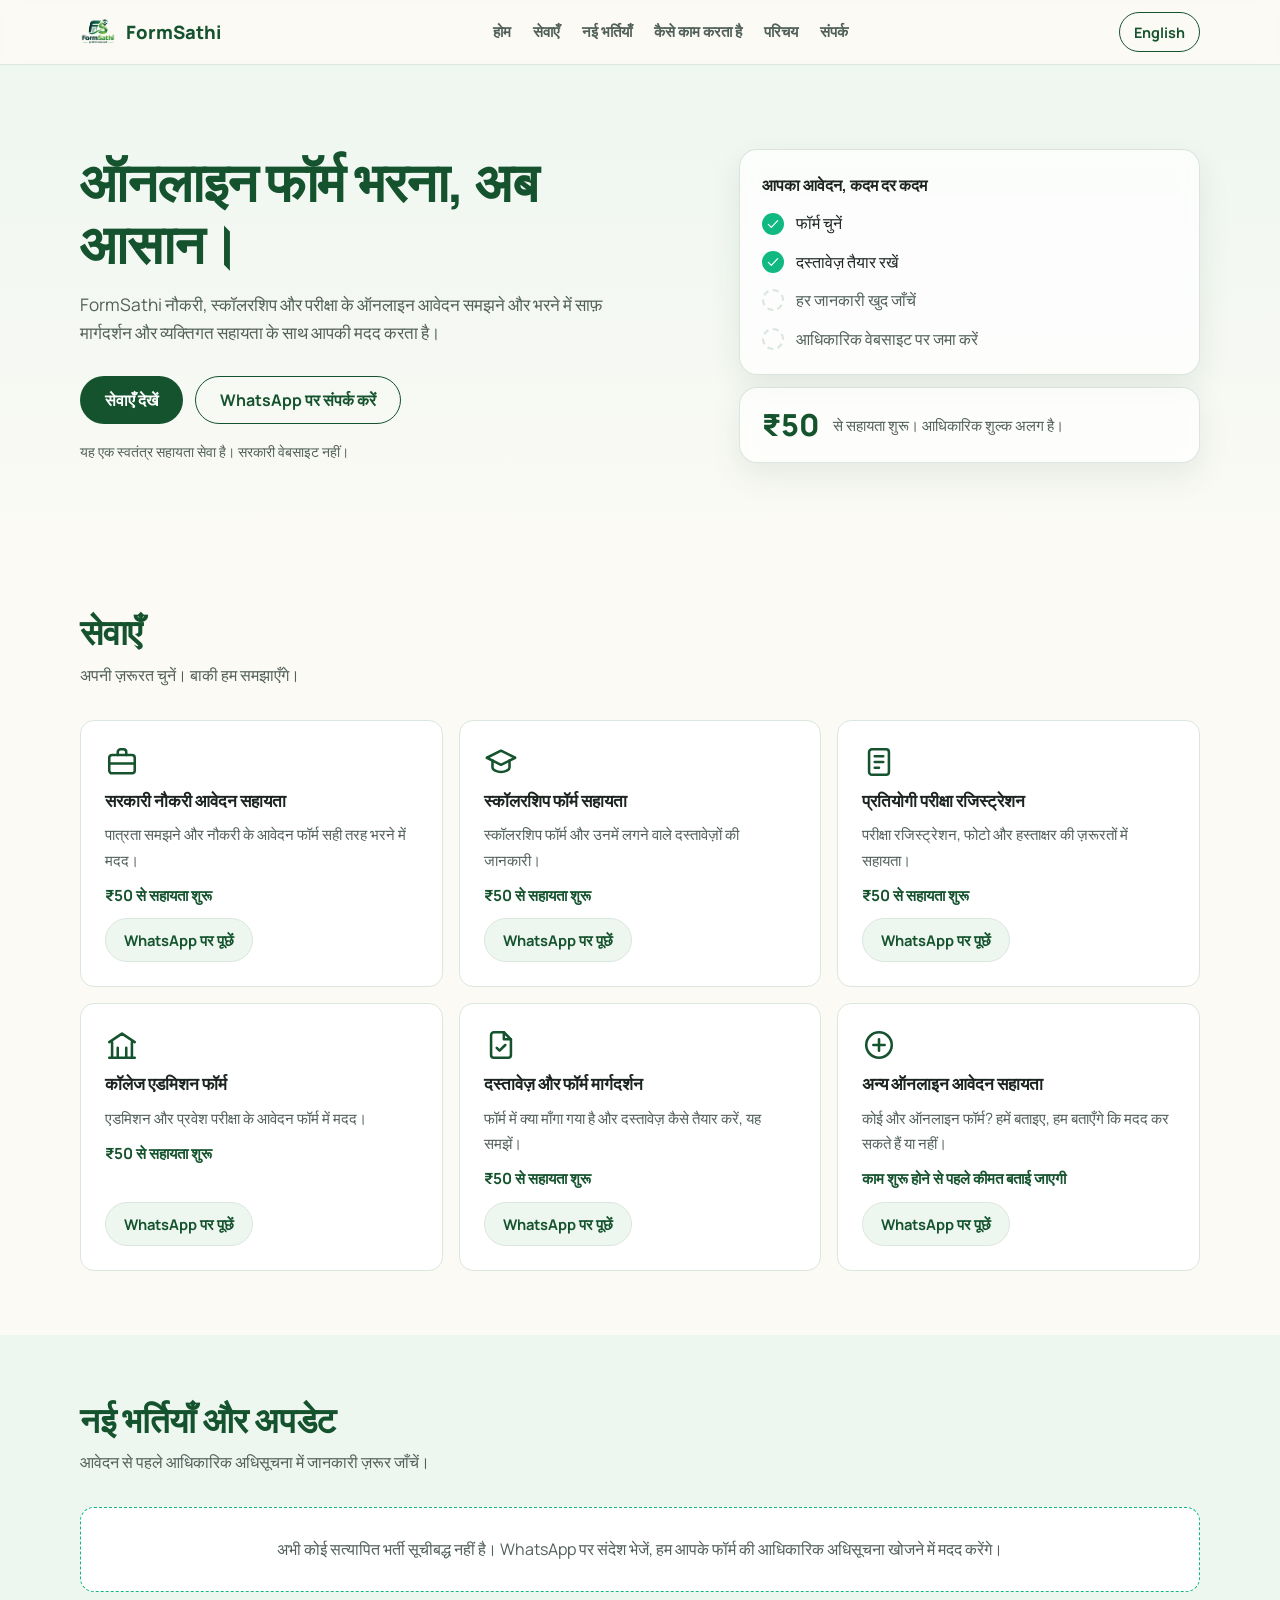
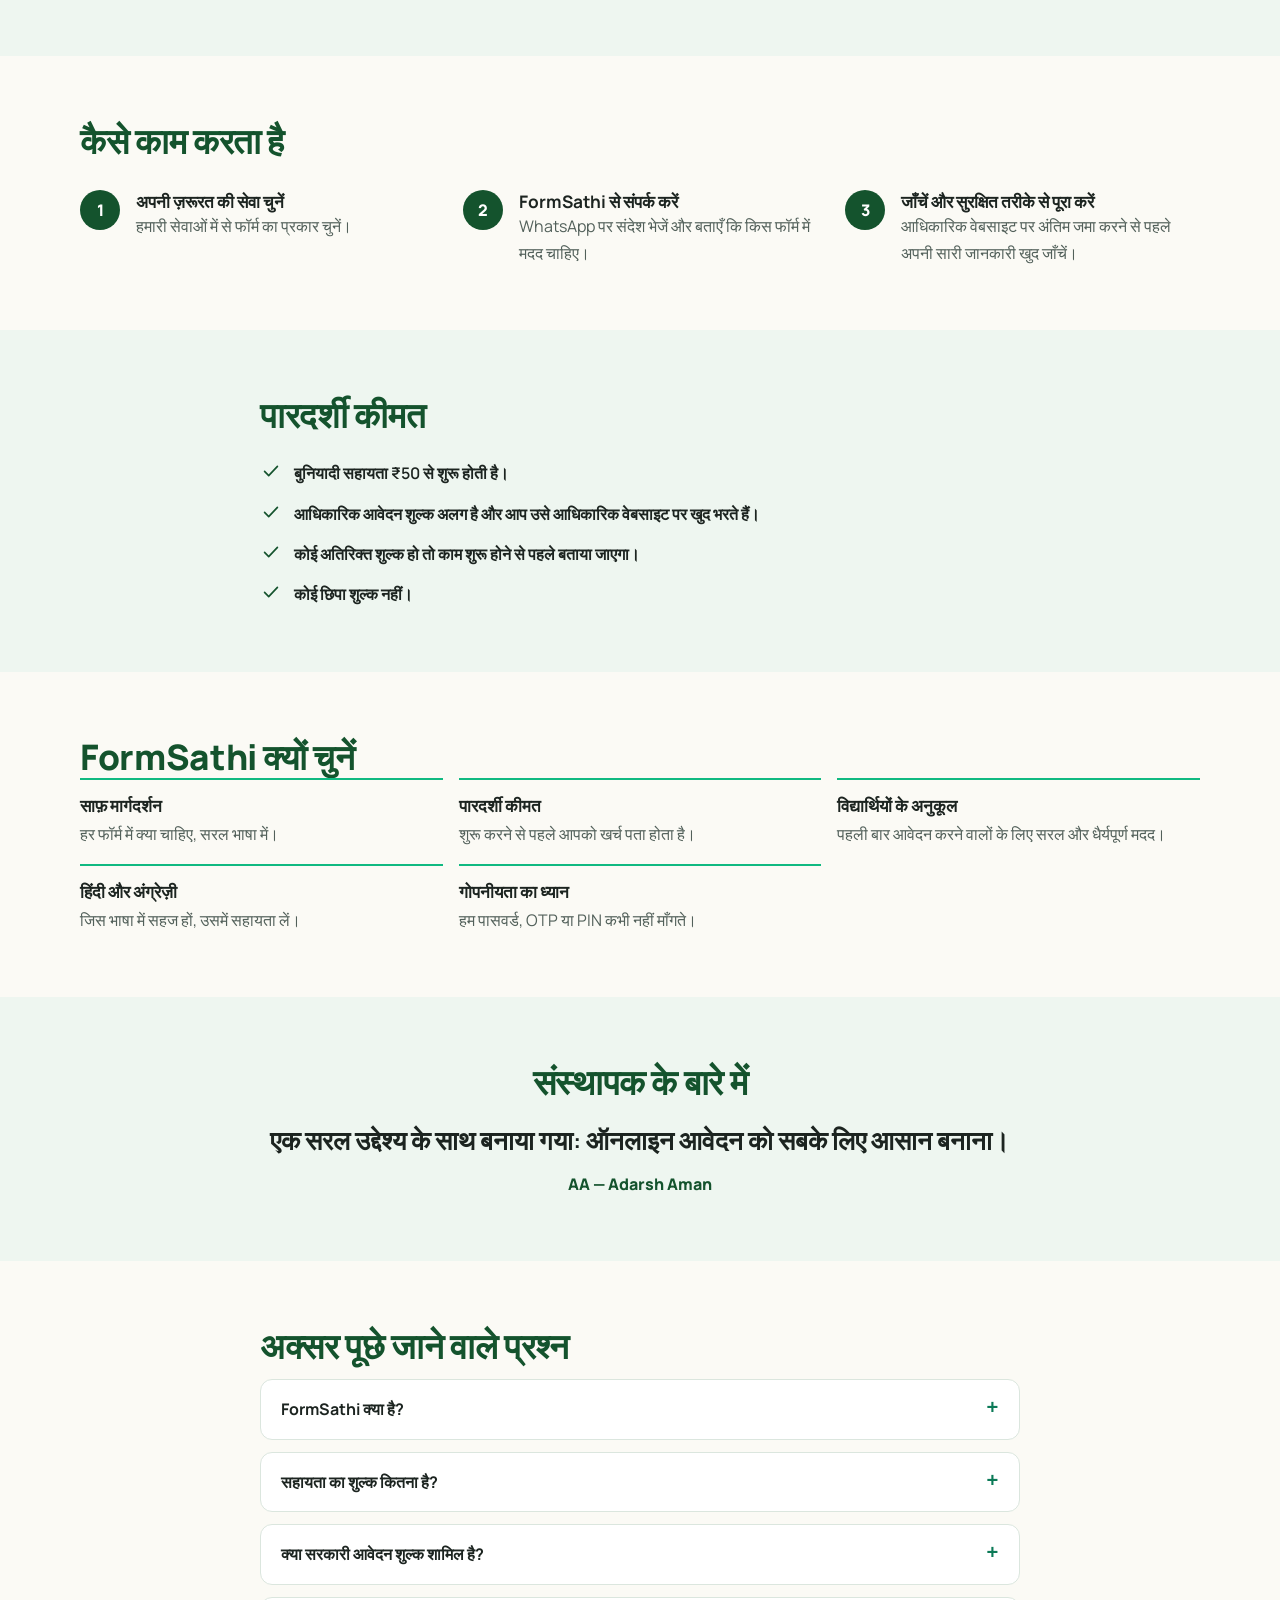
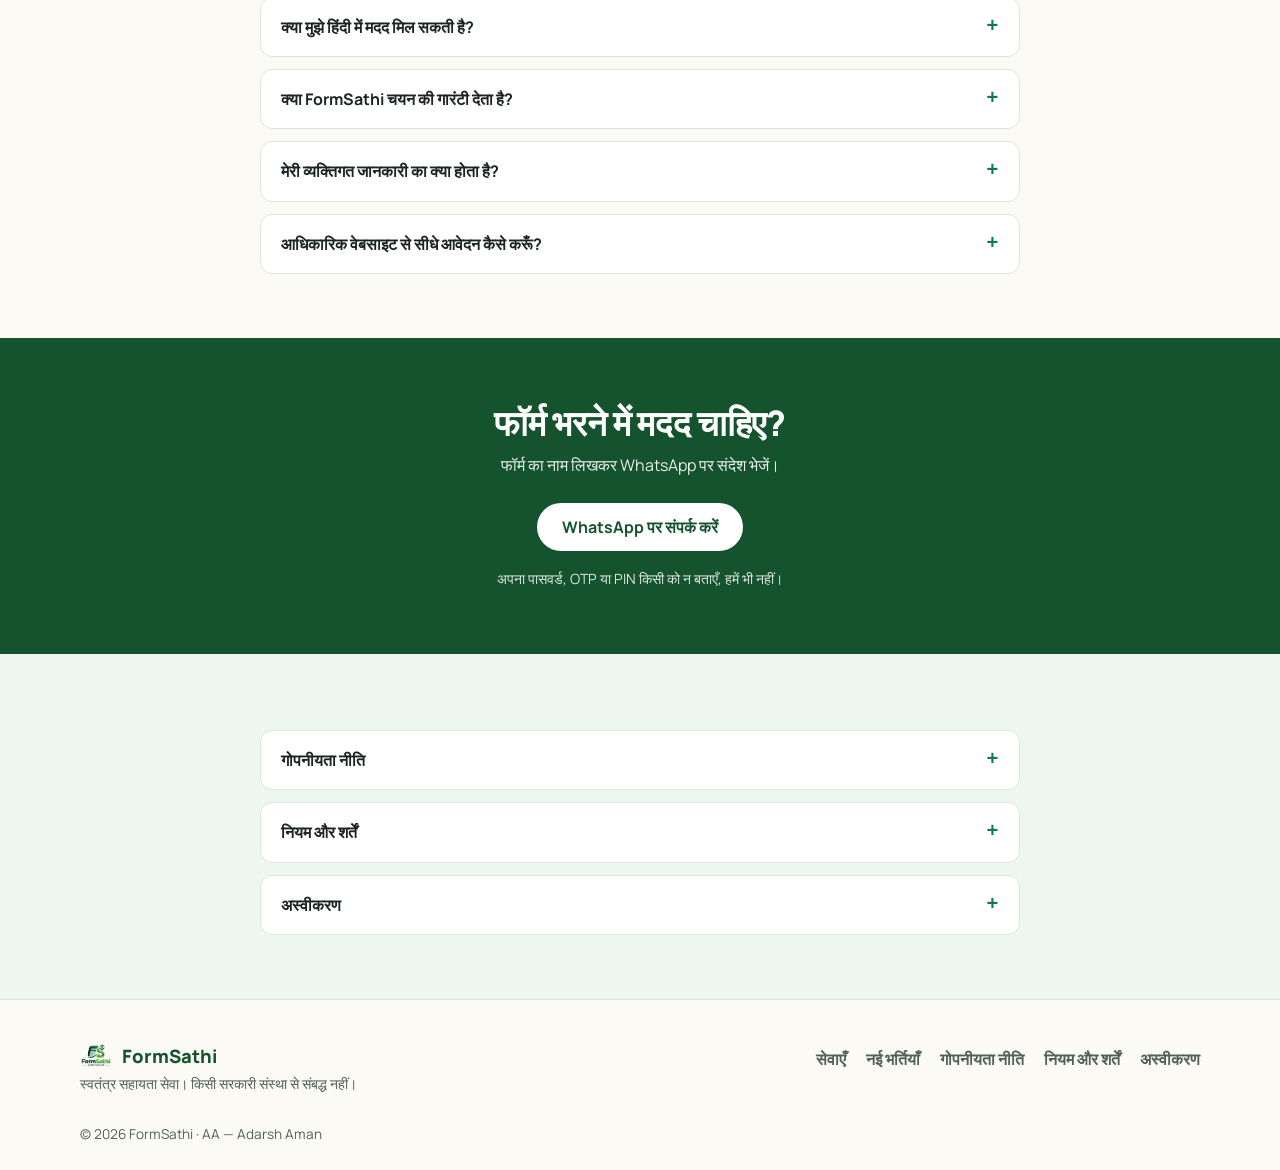
<file: index.html>
<!DOCTYPE html>
<html lang="hi">
<head>
<meta charset="UTF-8">
<meta name="viewport" content="width=device-width, initial-scale=1">
<title>FormSathi – ऑनलाइन फॉर्म भरने में सहायता | विद्यार्थी और नौकरी चाहने वालों के लिए</title>
<meta name="description" content="FormSathi एक स्वतंत्र सेवा है जो भारत में विद्यार्थियों और नौकरी चाहने वालों को ऑनलाइन फॉर्म, स्कॉलरशिप और परीक्षा रजिस्ट्रेशन में मदद करती है। सहायता ₹50 से शुरू। हिंदी और अंग्रेज़ी में सहायता।">
<meta property="og:title" content="FormSathi – ऑनलाइन फॉर्म भरना, अब आसान">
<meta property="og:description" content="नौकरी, स्कॉलरशिप और परीक्षा के फॉर्म में साफ़ मार्गदर्शन। सहायता ₹50 से शुरू। सरकारी वेबसाइट नहीं।">
<meta property="og:locale" content="hi_IN">
<meta property="og:type" content="website">
<meta property="og:image" content="FormSathi%20Green%20Education%20Logo.png">
<meta name="theme-color" content="#14532d">
<link rel="icon" href="FormSathi%20Green%20Education%20Logo.png">
<link rel="preconnect" href="https://fonts.googleapis.com">
<link rel="preconnect" href="https://fonts.gstatic.com" crossorigin>
<link href="https://fonts.googleapis.com/css2?family=Manrope:wght@400;500;600;700;800&display=swap" rel="stylesheet">
<link rel="stylesheet" href="style.css">
</head>
<body>

<!-- Icon sprite (used by service cards) -->
<svg width="0" height="0" style="position:absolute" aria-hidden="true">
  <symbol id="i-job" viewBox="0 0 24 24"><rect x="3" y="7" width="18" height="13" rx="2"/><path d="M9 7V5a2 2 0 0 1 2-2h2a2 2 0 0 1 2 2v2M3 13h18"/></symbol>
  <symbol id="i-scholar" viewBox="0 0 24 24"><path d="M2 9l10-5 10 5-10 5z"/><path d="M6 11v5c0 1.5 3 3 6 3s6-1.5 6-3v-5"/></symbol>
  <symbol id="i-exam" viewBox="0 0 24 24"><rect x="5" y="3" width="14" height="18" rx="2"/><path d="M9 8h6M9 12h6M9 16h3"/></symbol>
  <symbol id="i-college" viewBox="0 0 24 24"><path d="M3 21h18M5 21V10M19 21V10M9 21v-7M15 21v-7M3 10l9-6 9 6"/></symbol>
  <symbol id="i-docs" viewBox="0 0 24 24"><path d="M14 3H7a2 2 0 0 0-2 2v14a2 2 0 0 0 2 2h10a2 2 0 0 0 2-2V8z"/><path d="M14 3v5h5M9 14l2 2 4-4"/></symbol>
  <symbol id="i-other" viewBox="0 0 24 24"><circle cx="12" cy="12" r="9"/><path d="M12 8v8M8 12h8"/></symbol>
  <symbol id="i-check" viewBox="0 0 24 24"><path d="M5 12.5l4.5 4.5L19 7"/></symbol>
</svg>

<a class="skip" href="#main" data-i18n="skip">मुख्य सामग्री पर जाएँ</a>

<header class="site-header" id="header">
  <div class="wrap nav">
    <a class="brand" href="#home" aria-label="FormSathi होम">
      <img src="FormSathi%20Green%20Education%20Logo.png" alt="FormSathi लोगो" width="36" height="36">
      <span>FormSathi</span>
    </a>
    <nav id="menu" class="menu" aria-label="मुख्य मेन्यू">
      <a href="#home" data-i18n="nav_home">होम</a>
      <a href="#services" data-i18n="nav_services">सेवाएँ</a>
      <a href="#jobs" data-i18n="nav_jobs">नई भर्तियाँ</a>
      <a href="#how" data-i18n="nav_how">कैसे काम करता है</a>
      <a href="#about" data-i18n="nav_about">परिचय</a>
      <a href="#contact" data-i18n="nav_contact">संपर्क</a>
    </nav>
    <div class="nav-actions">
      <button id="languageBtn" class="lang" type="button" aria-label="भाषा बदलें">English</button>
      <button id="menuBtn" class="burger" type="button" aria-expanded="false" aria-controls="menu" aria-label="मेन्यू खोलें"><span></span><span></span><span></span></button>
    </div>
  </div>
</header>

<main id="main">

<section class="hero" id="home">
  <div class="wrap hero-grid">
    <div class="hero-text">
      <h1 data-i18n="hero_h1">ऑनलाइन फॉर्म भरना, अब आसान।</h1>
      <p class="lead" data-i18n="hero_p">FormSathi नौकरी, स्कॉलरशिप और परीक्षा के ऑनलाइन आवेदन समझने और भरने में साफ़ मार्गदर्शन और व्यक्तिगत सहायता के साथ आपकी मदद करता है।</p>
      <div class="btn-row">
        <a class="btn primary" href="#services" data-i18n="hero_cta1">सेवाएँ देखें</a>
        <a class="btn ghost" href="#" data-wa="general" data-i18n="hero_cta2">WhatsApp पर संपर्क करें</a>
      </div>
      <p class="fine" data-i18n="hero_note">यह एक स्वतंत्र सहायता सेवा है। सरकारी वेबसाइट नहीं।</p>
    </div>

    <div class="hero-visual" aria-label="आवेदन चेकलिस्ट का उदाहरण">
      <div class="glass-card">
        <p class="vt" data-i18n="v_title">आपका आवेदन, कदम दर कदम</p>
        <ul class="steps">
          <li class="done"><svg class="ic"><use href="#i-check"/></svg><span data-i18n="v1">फॉर्म चुनें</span></li>
          <li class="done"><svg class="ic"><use href="#i-check"/></svg><span data-i18n="v2">दस्तावेज़ तैयार रखें</span></li>
          <li><span class="dot"></span><span data-i18n="v3">हर जानकारी खुद जाँचें</span></li>
          <li><span class="dot"></span><span data-i18n="v4">आधिकारिक वेबसाइट पर जमा करें</span></li>
        </ul>
      </div>
      <div class="glass-card mini">
        <span class="price">₹50</span>
        <span data-i18n="v_price">से सहायता शुरू। आधिकारिक शुल्क अलग है।</span>
      </div>
    </div>
  </div>
</section>

<section class="section" id="services">
  <div class="wrap">
    <h2 data-i18n="s_title">सेवाएँ</h2>
    <p class="sub" data-i18n="s_sub">अपनी ज़रूरत चुनें। बाकी हम समझाएँगे।</p>
    <div class="grid3">
      <article class="card"><svg class="ic lg"><use href="#i-job"/></svg><h3 data-i18n="s1">सरकारी नौकरी आवेदन सहायता</h3><p data-i18n="s1d">पात्रता समझने और नौकरी के आवेदन फॉर्म सही तरह भरने में मदद।</p><p class="price-line" data-i18n="s_price">₹50 से सहायता शुरू</p><button class="btn small" type="button" data-service="Government Job Application" data-i18n="s_cta">WhatsApp पर पूछें</button></article>
      <article class="card"><svg class="ic lg"><use href="#i-scholar"/></svg><h3 data-i18n="s2">स्कॉलरशिप फॉर्म सहायता</h3><p data-i18n="s2d">स्कॉलरशिप फॉर्म और उनमें लगने वाले दस्तावेज़ों की जानकारी।</p><p class="price-line" data-i18n="s_price">₹50 से सहायता शुरू</p><button class="btn small" type="button" data-service="Scholarship Form" data-i18n="s_cta">WhatsApp पर पूछें</button></article>
      <article class="card"><svg class="ic lg"><use href="#i-exam"/></svg><h3 data-i18n="s3">प्रतियोगी परीक्षा रजिस्ट्रेशन</h3><p data-i18n="s3d">परीक्षा रजिस्ट्रेशन, फोटो और हस्ताक्षर की ज़रूरतों में सहायता।</p><p class="price-line" data-i18n="s_price">₹50 से सहायता शुरू</p><button class="btn small" type="button" data-service="Competitive Exam Registration" data-i18n="s_cta">WhatsApp पर पूछें</button></article>
      <article class="card"><svg class="ic lg"><use href="#i-college"/></svg><h3 data-i18n="s4">कॉलेज एडमिशन फॉर्म</h3><p data-i18n="s4d">एडमिशन और प्रवेश परीक्षा के आवेदन फॉर्म में मदद।</p><p class="price-line" data-i18n="s_price">₹50 से सहायता शुरू</p><button class="btn small" type="button" data-service="College Admission Form" data-i18n="s_cta">WhatsApp पर पूछें</button></article>
      <article class="card"><svg class="ic lg"><use href="#i-docs"/></svg><h3 data-i18n="s5">दस्तावेज़ और फॉर्म मार्गदर्शन</h3><p data-i18n="s5d">फॉर्म में क्या माँगा गया है और दस्तावेज़ कैसे तैयार करें, यह समझें।</p><p class="price-line" data-i18n="s_price">₹50 से सहायता शुरू</p><button class="btn small" type="button" data-service="Document and Form Guidance" data-i18n="s_cta">WhatsApp पर पूछें</button></article>
      <article class="card"><svg class="ic lg"><use href="#i-other"/></svg><h3 data-i18n="s6">अन्य ऑनलाइन आवेदन सहायता</h3><p data-i18n="s6d">कोई और ऑनलाइन फॉर्म? हमें बताइए, हम बताएँगे कि मदद कर सकते हैं या नहीं।</p><p class="price-line" data-i18n="s_price_ask">काम शुरू होने से पहले कीमत बताई जाएगी</p><button class="btn small" type="button" data-service="Other Online Application" data-i18n="s_cta">WhatsApp पर पूछें</button></article>
    </div>
  </div>
</section>

<section class="section tint" id="jobs">
  <div class="wrap">
    <h2 data-i18n="j_title">नई भर्तियाँ और अपडेट</h2>
    <p class="sub" data-i18n="j_sub">आवेदन से पहले आधिकारिक अधिसूचना में जानकारी ज़रूर जाँचें।</p>
    <div id="jobList" class="grid2"></div>
  </div>
</section>

<section class="section" id="how">
  <div class="wrap">
    <h2 data-i18n="h_title">कैसे काम करता है</h2>
    <ol class="how">
      <li><span class="num">1</span><h3 data-i18n="h1t">अपनी ज़रूरत की सेवा चुनें</h3><p data-i18n="h1d">हमारी सेवाओं में से फॉर्म का प्रकार चुनें।</p></li>
      <li><span class="num">2</span><h3 data-i18n="h2t">FormSathi से संपर्क करें</h3><p data-i18n="h2d">WhatsApp पर संदेश भेजें और बताएँ कि किस फॉर्म में मदद चाहिए।</p></li>
      <li><span class="num">3</span><h3 data-i18n="h3t">जाँचें और सुरक्षित तरीके से पूरा करें</h3><p data-i18n="h3d">आधिकारिक वेबसाइट पर अंतिम जमा करने से पहले अपनी सारी जानकारी खुद जाँचें।</p></li>
    </ol>
  </div>
</section>

<section class="section tint" id="pricing">
  <div class="wrap narrow">
    <h2 data-i18n="p_title">पारदर्शी कीमत</h2>
    <ul class="ticks">
      <li><svg class="ic"><use href="#i-check"/></svg><span data-i18n="p1">बुनियादी सहायता ₹50 से शुरू होती है।</span></li>
      <li><svg class="ic"><use href="#i-check"/></svg><span data-i18n="p2">आधिकारिक आवेदन शुल्क अलग है और आप उसे आधिकारिक वेबसाइट पर खुद भरते हैं।</span></li>
      <li><svg class="ic"><use href="#i-check"/></svg><span data-i18n="p3">कोई अतिरिक्त शुल्क हो तो काम शुरू होने से पहले बताया जाएगा।</span></li>
      <li><svg class="ic"><use href="#i-check"/></svg><span data-i18n="p4">कोई छिपा शुल्क नहीं।</span></li>
    </ul>
  </div>
</section>

<section class="section" id="why">
  <div class="wrap">
    <h2 data-i18n="w_title">FormSathi क्यों चुनें</h2>
    <div class="grid3 plain">
      <div><h3 data-i18n="w1t">साफ़ मार्गदर्शन</h3><p data-i18n="w1d">हर फॉर्म में क्या चाहिए, सरल भाषा में।</p></div>
      <div><h3 data-i18n="w2t">पारदर्शी कीमत</h3><p data-i18n="w2d">शुरू करने से पहले आपको खर्च पता होता है।</p></div>
      <div><h3 data-i18n="w3t">विद्यार्थियों के अनुकूल</h3><p data-i18n="w3d">पहली बार आवेदन करने वालों के लिए सरल और धैर्यपूर्ण मदद।</p></div>
      <div><h3 data-i18n="w4t">हिंदी और अंग्रेज़ी</h3><p data-i18n="w4d">जिस भाषा में सहज हों, उसमें सहायता लें।</p></div>
      <div><h3 data-i18n="w5t">गोपनीयता का ध्यान</h3><p data-i18n="w5d">हम पासवर्ड, OTP या PIN कभी नहीं माँगते।</p></div>
    </div>
  </div>
</section>

<section class="section tint" id="about">
  <div class="wrap narrow center">
    <h2 data-i18n="a_title">संस्थापक के बारे में</h2>
    <p class="quote" data-i18n="a_quote">एक सरल उद्देश्य के साथ बनाया गया: ऑनलाइन आवेदन को सबके लिए आसान बनाना।</p>
    <p class="founder">AA — Adarsh Aman</p>
  </div>
</section>

<section class="section" id="faq">
  <div class="wrap narrow">
    <h2 data-i18n="f_title">अक्सर पूछे जाने वाले प्रश्न</h2>
    <details><summary data-i18n="q1">FormSathi क्या है?</summary><p data-i18n="a1">FormSathi एक स्वतंत्र सेवा है जो लोगों को ऑनलाइन आवेदन फॉर्म समझने और भरने में मदद करती है। यह सरकारी वेबसाइट नहीं है।</p></details>
    <details><summary data-i18n="q2">सहायता का शुल्क कितना है?</summary><p data-i18n="a2">बुनियादी सहायता ₹50 से शुरू होती है। अगर किसी फॉर्म में ज़्यादा काम हो, तो शुरू करने से पहले कीमत बता दी जाती है।</p></details>
    <details><summary data-i18n="q3">क्या सरकारी आवेदन शुल्क शामिल है?</summary><p data-i18n="a3">नहीं। आधिकारिक आवेदन शुल्क अलग है और आप उसे सीधे आधिकारिक वेबसाइट पर भरते हैं।</p></details>
    <details><summary data-i18n="q4">क्या मुझे हिंदी में मदद मिल सकती है?</summary><p data-i18n="a4">हाँ। FormSathi हिंदी और अंग्रेज़ी दोनों में सहायता देता है।</p></details>
    <details><summary data-i18n="q5">क्या FormSathi चयन की गारंटी देता है?</summary><p data-i18n="a5">नहीं। हम सिर्फ फॉर्म भरने में मदद करते हैं। चयन, स्कॉलरशिप और परिणाम पूरी तरह आधिकारिक संस्था पर निर्भर हैं।</p></details>
    <details><summary data-i18n="q6">मेरी व्यक्तिगत जानकारी का क्या होता है?</summary><p data-i18n="a6">हम सिर्फ वही जानकारी माँगते हैं जो फॉर्म के लिए ज़रूरी है। हम पासवर्ड, OTP, UPI PIN, बैंक PIN या भुगतान की गोपनीय जानकारी कभी नहीं माँगते।</p></details>
    <details><summary data-i18n="q7">आधिकारिक वेबसाइट से सीधे आवेदन कैसे करूँ?</summary><p data-i18n="a7">नौकरी या परीक्षा की आधिकारिक अधिसूचना खोलें और उसमें दिए आधिकारिक आवेदन लिंक का उपयोग करें। आप हमारी मदद के बिना भी खुद आवेदन कर सकते हैं।</p></details>
  </div>
</section>

<section class="section contact" id="contact">
  <div class="wrap narrow center">
    <h2 data-i18n="c_title">फॉर्म भरने में मदद चाहिए?</h2>
    <p class="sub" data-i18n="c_p">फॉर्म का नाम लिखकर WhatsApp पर संदेश भेजें।</p>
    <a class="btn primary" href="#" data-wa="general" data-i18n="c_btn">WhatsApp पर संपर्क करें</a>
    <p class="fine" data-i18n="c_note">अपना पासवर्ड, OTP या PIN किसी को न बताएँ, हमें भी नहीं।</p>
  </div>
</section>

<section class="section tint" id="legal">
  <div class="wrap narrow">
    <details id="privacy"><summary data-i18n="l1t">गोपनीयता नीति</summary><p data-i18n="l1">हम सिर्फ वही जानकारी लेते हैं जो आपके फॉर्म में मदद के लिए ज़रूरी है। हम पासवर्ड, OTP, UPI PIN, बैंक PIN या भुगतान की गोपनीय जानकारी न माँगते हैं, न रखते हैं। जब तक फॉर्म को सच में ज़रूरत न हो, संवेदनशील दस्तावेज़ न भेजें। यह सरल भाषा में सारांश है, कानूनी प्रमाणन नहीं।</p></details>
    <details id="terms"><summary data-i18n="l2t">नियम और शर्तें</summary><p data-i18n="l2">FormSathi सिर्फ सहायता देता है। अंतिम जमा करने से पहले सारी जानकारी जाँचने की ज़िम्मेदारी आपकी है। आधिकारिक शुल्क अलग है। हम चयन, एडमिशन, स्कॉलरशिप या किसी भी परिणाम की गारंटी नहीं देते।</p></details>
    <details id="disclaimer"><summary data-i18n="l3t">अस्वीकरण</summary><p data-i18n="l3">FormSathi एक स्वतंत्र सहायता सेवा है। यह कोई आधिकारिक सरकारी वेबसाइट नहीं है और किसी सरकारी संस्था से संबद्ध नहीं है। हर आवेदन और अधिसूचना को संबंधित आधिकारिक वेबसाइट पर ज़रूर सत्यापित करें।</p></details>
  </div>
</section>

</main>

<footer class="footer">
  <div class="wrap foot-grid">
    <div>
      <a class="brand" href="#home"><img src="FormSathi%20Green%20Education%20Logo.png" alt="FormSathi लोगो" width="32" height="32"><span>FormSathi</span></a>
      <p class="fine" data-i18n="foot_disc">स्वतंत्र सहायता सेवा। किसी सरकारी संस्था से संबद्ध नहीं।</p>
    </div>
    <nav class="foot-links" aria-label="फुटर मेन्यू">
      <a href="#services" data-i18n="nav_services">सेवाएँ</a>
      <a href="#jobs" data-i18n="nav_jobs">नई भर्तियाँ</a>
      <a href="#privacy" data-i18n="l1t">गोपनीयता नीति</a>
      <a href="#terms" data-i18n="l2t">नियम और शर्तें</a>
      <a href="#disclaimer" data-i18n="l3t">अस्वीकरण</a>
    </nav>
  </div>
  <div class="wrap copy">© <span id="year"></span> FormSathi · AA — Adarsh Aman</div>
</footer>

<script src="script.js"></script>
</body>
</html>
</file>
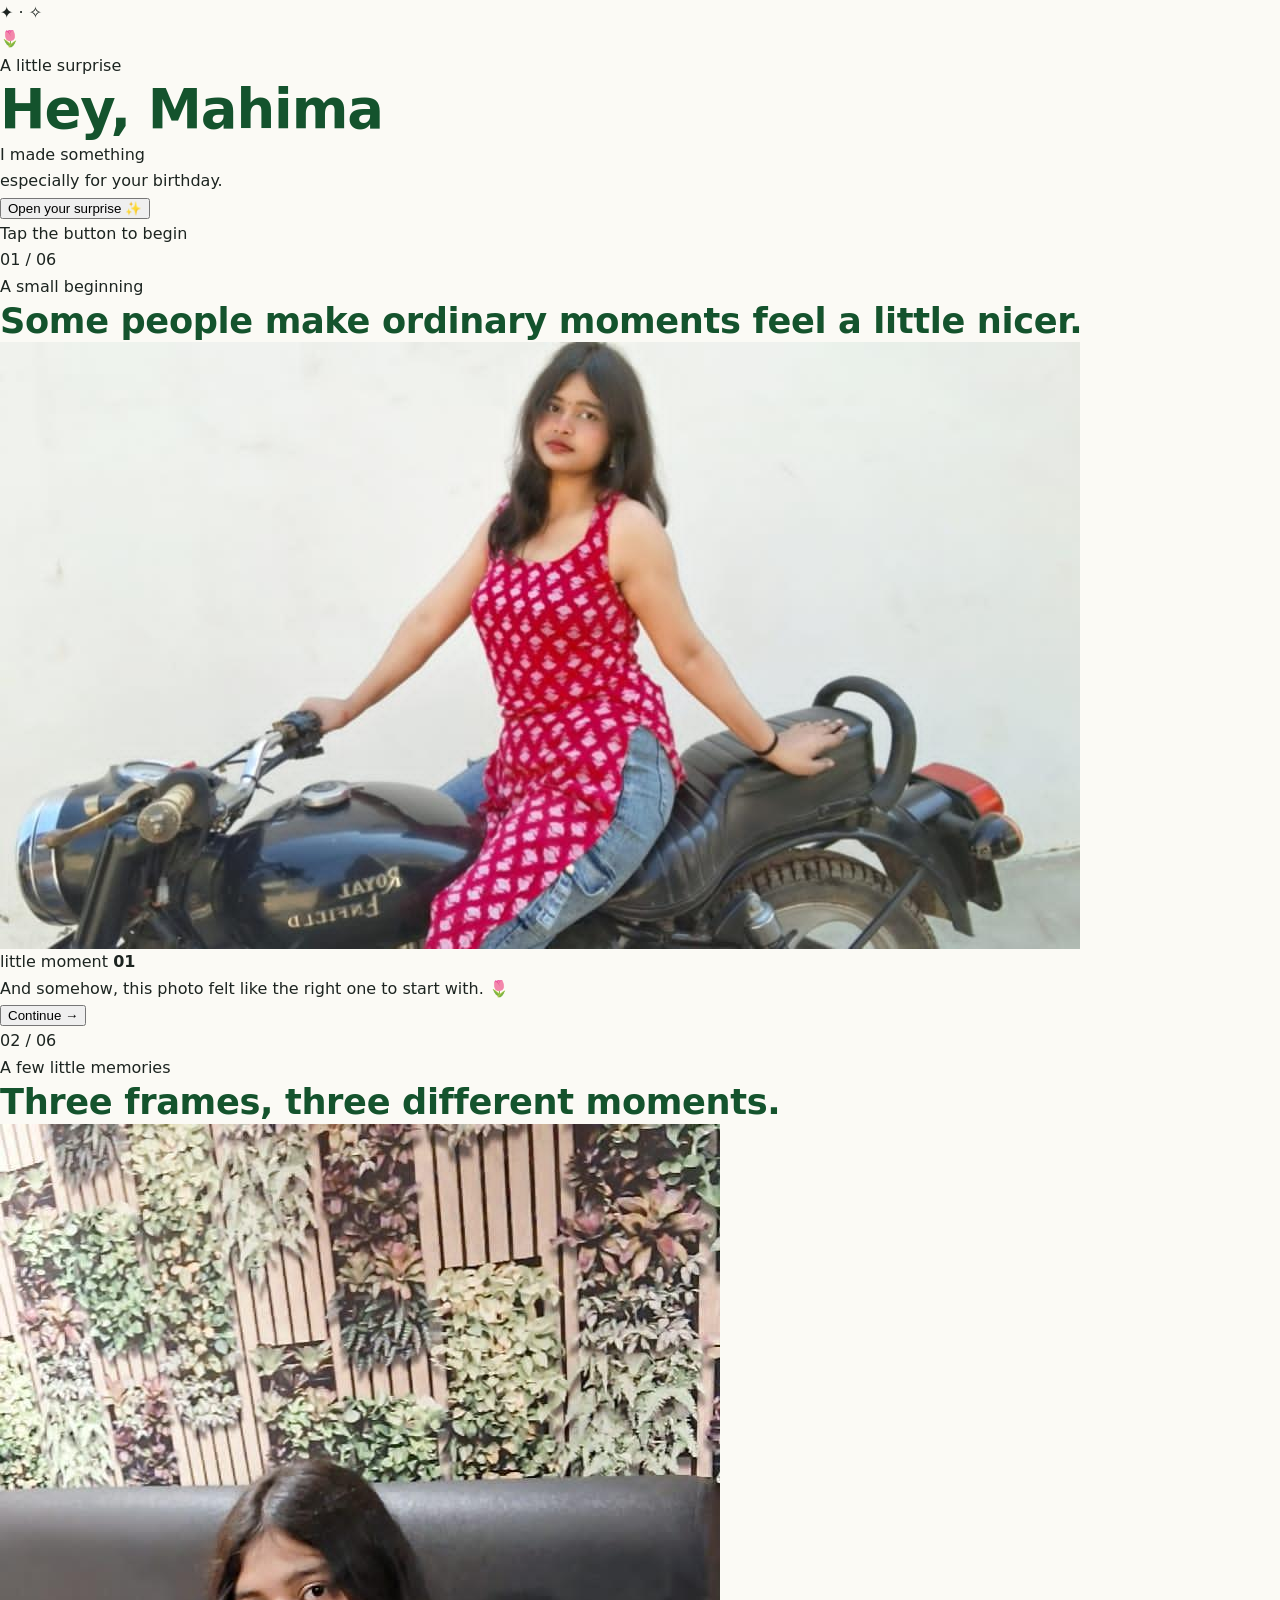
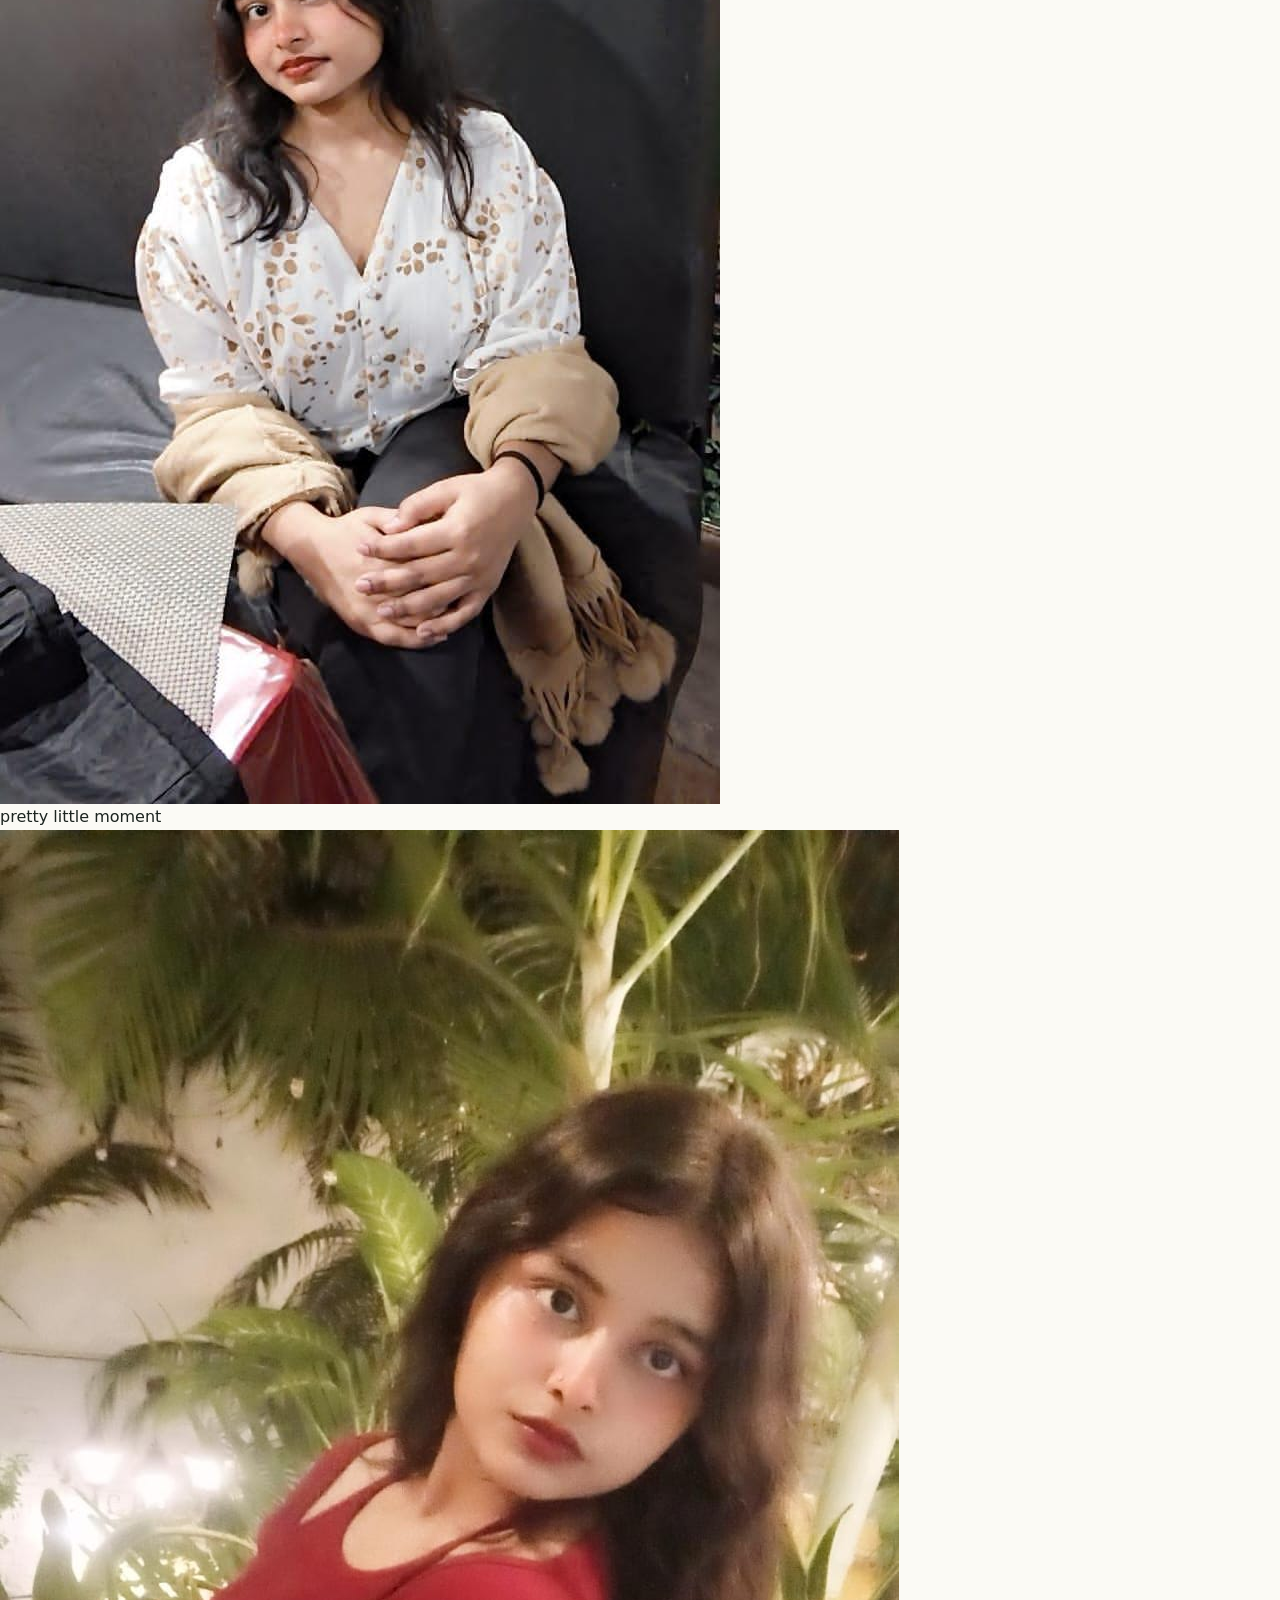
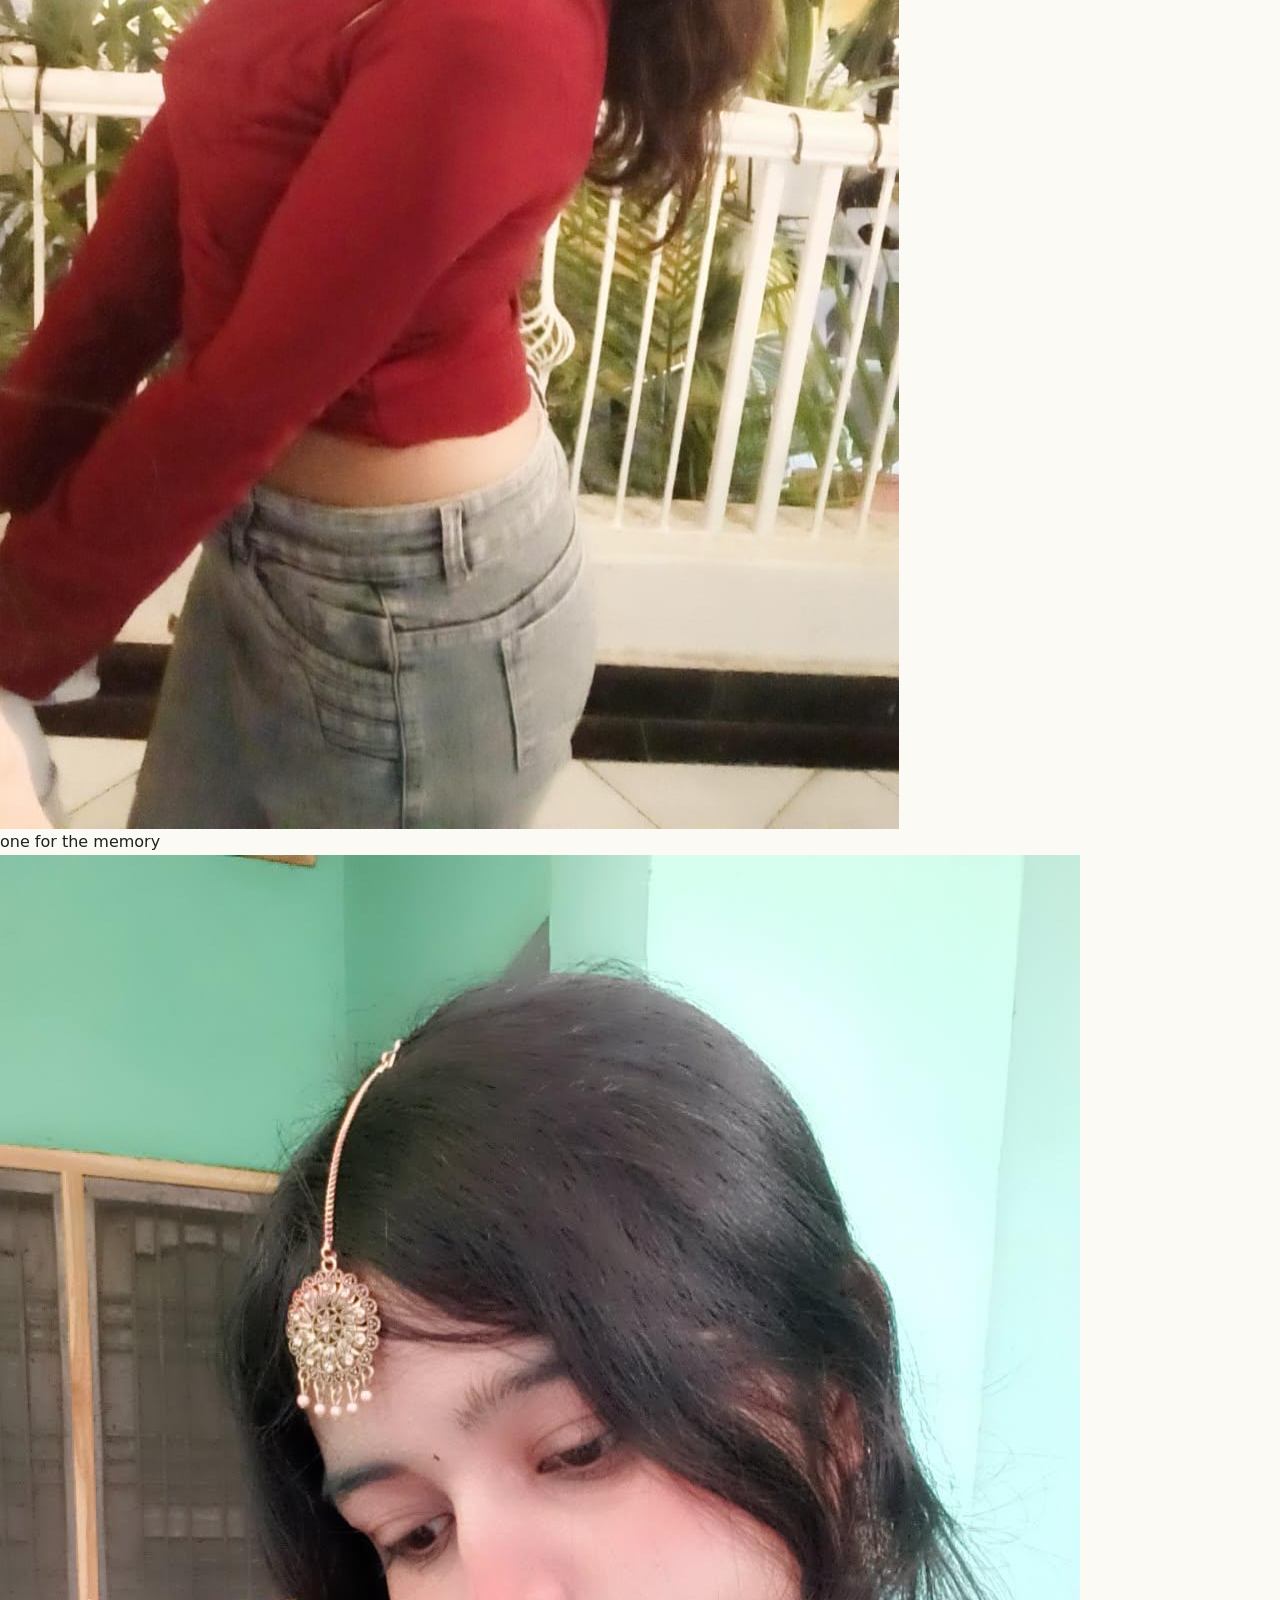
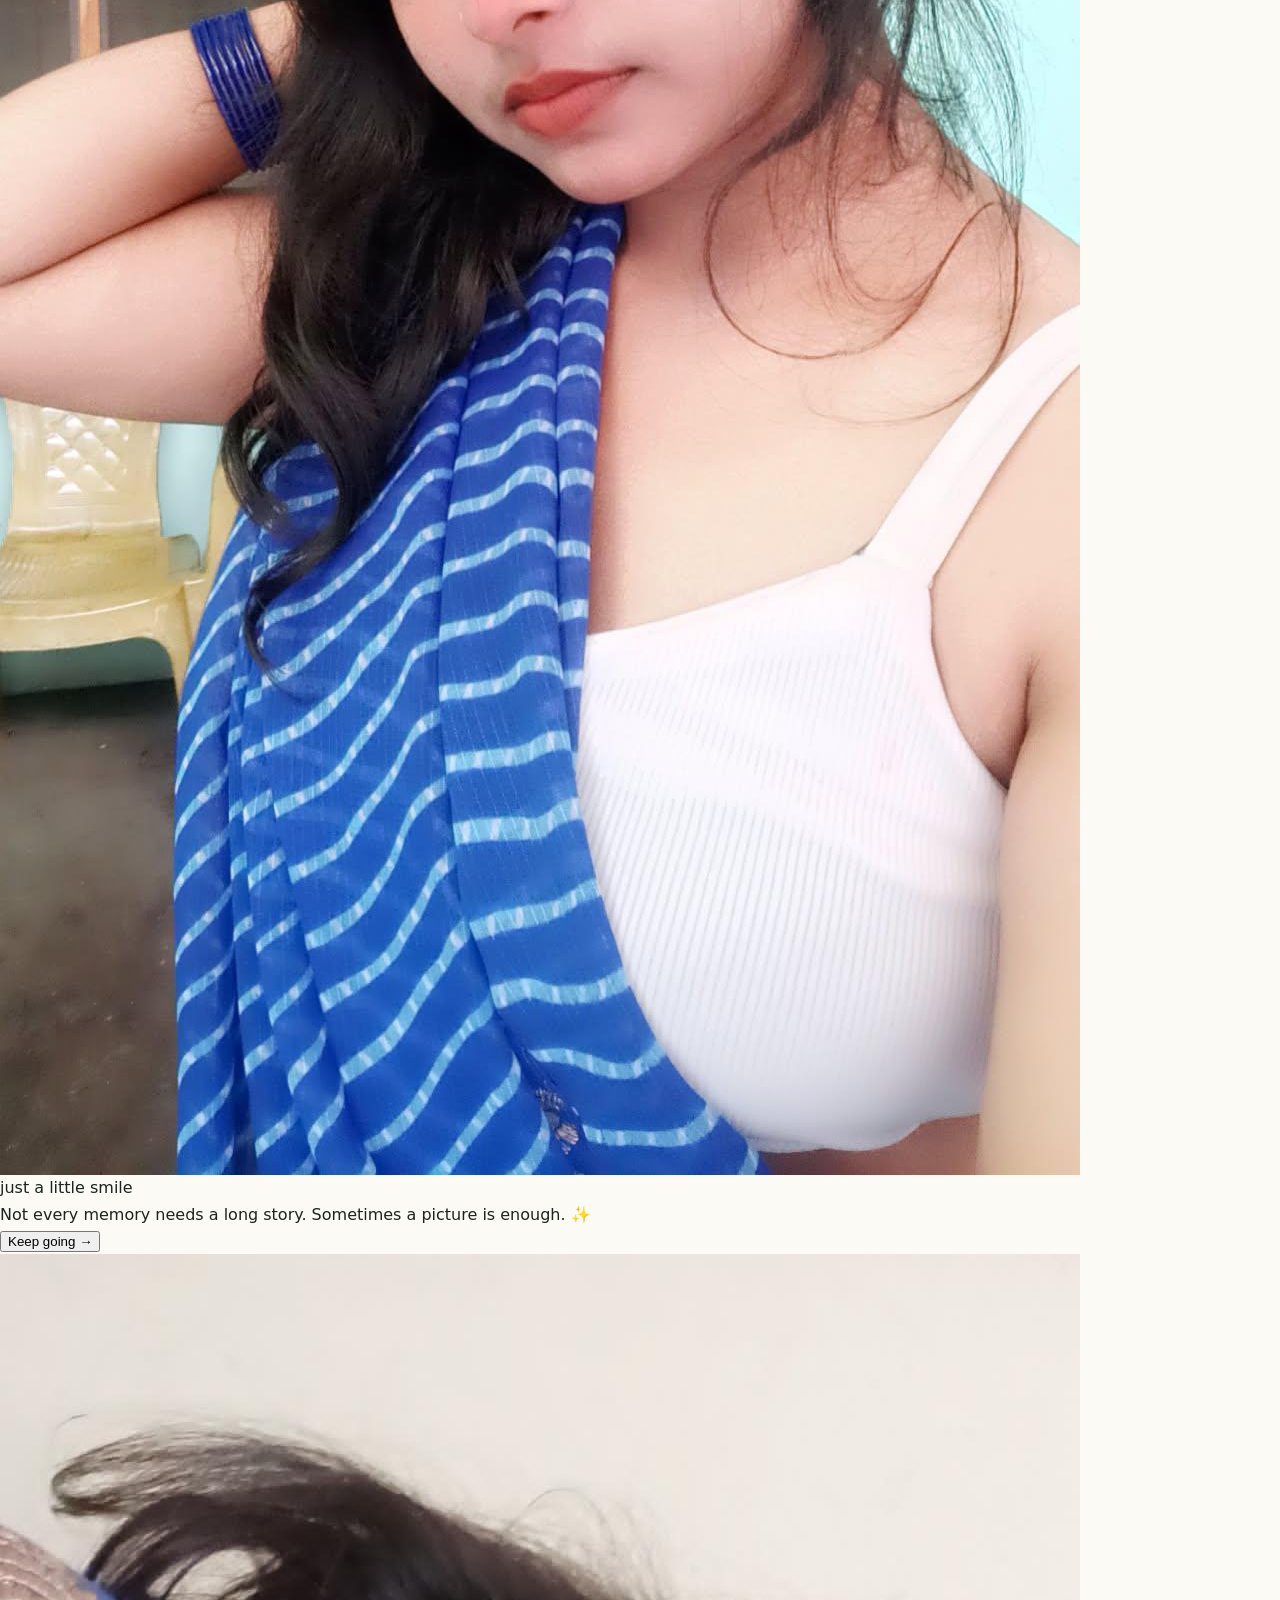
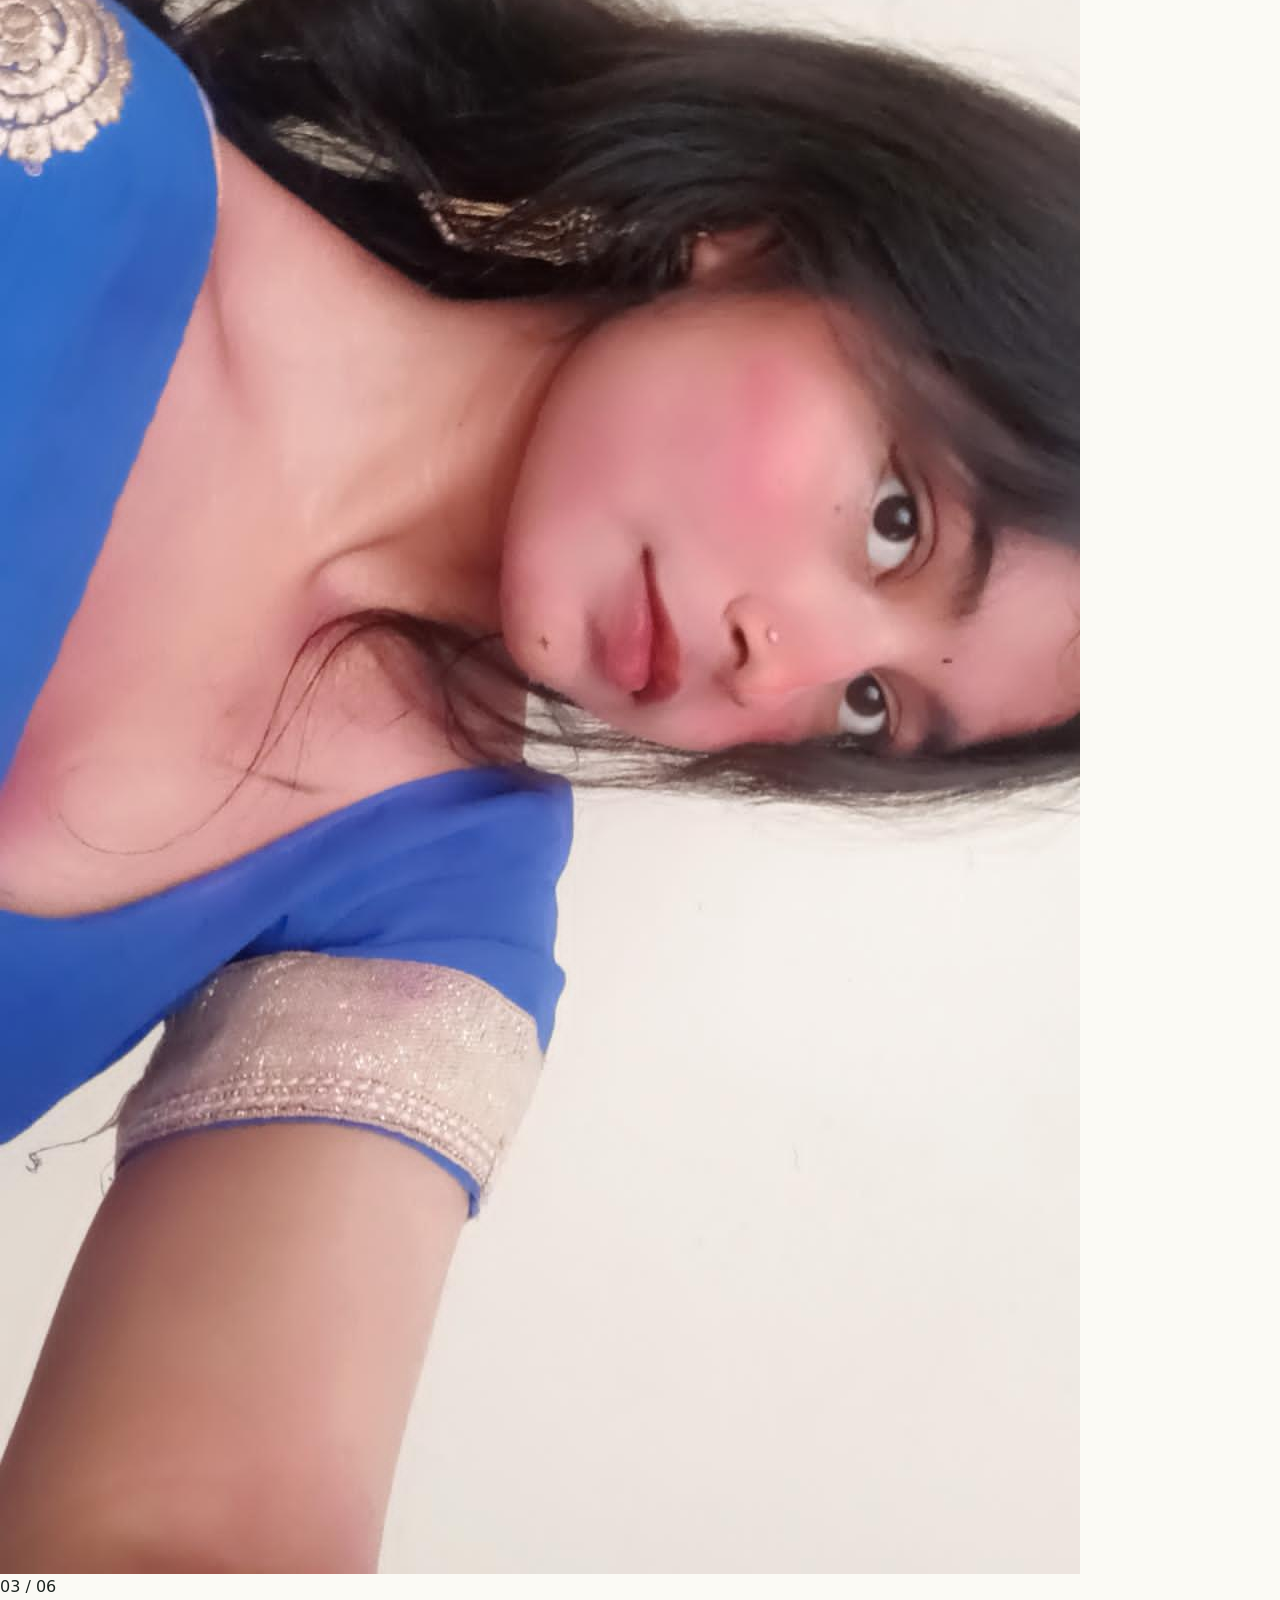
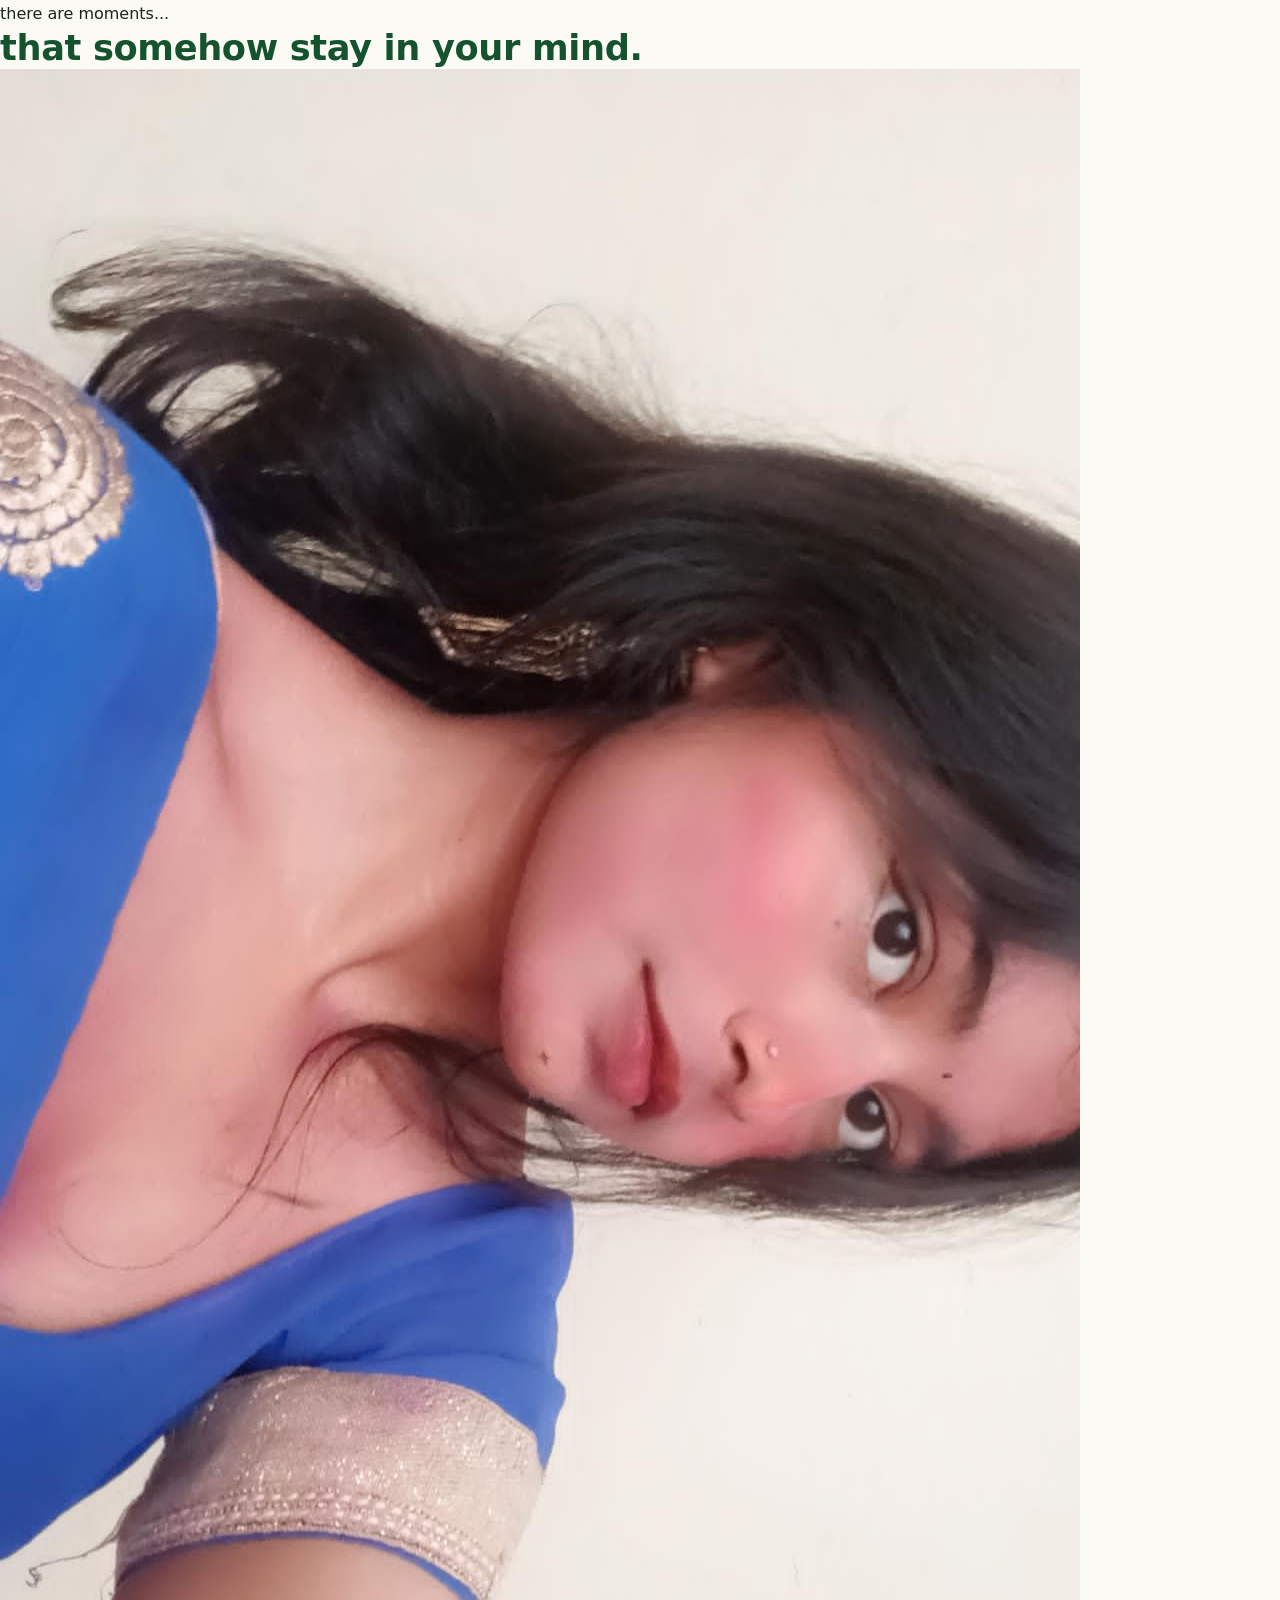
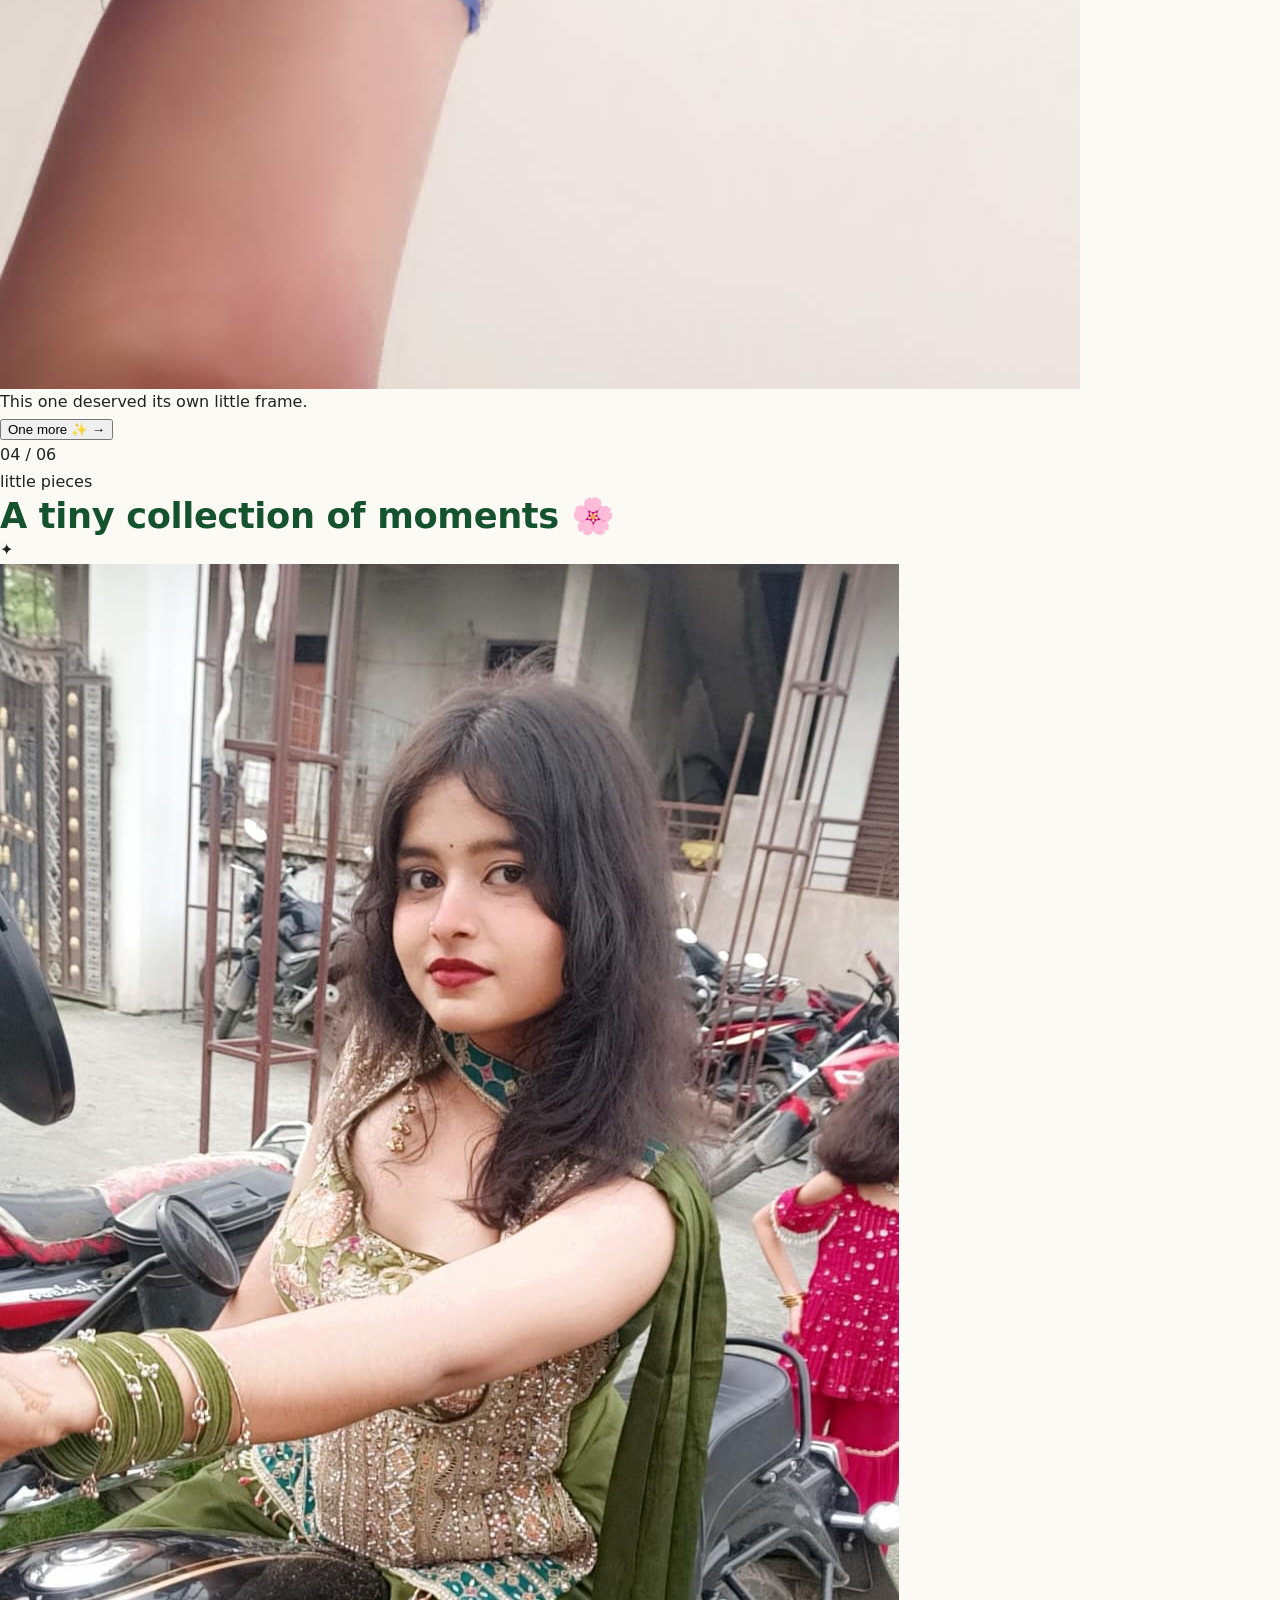
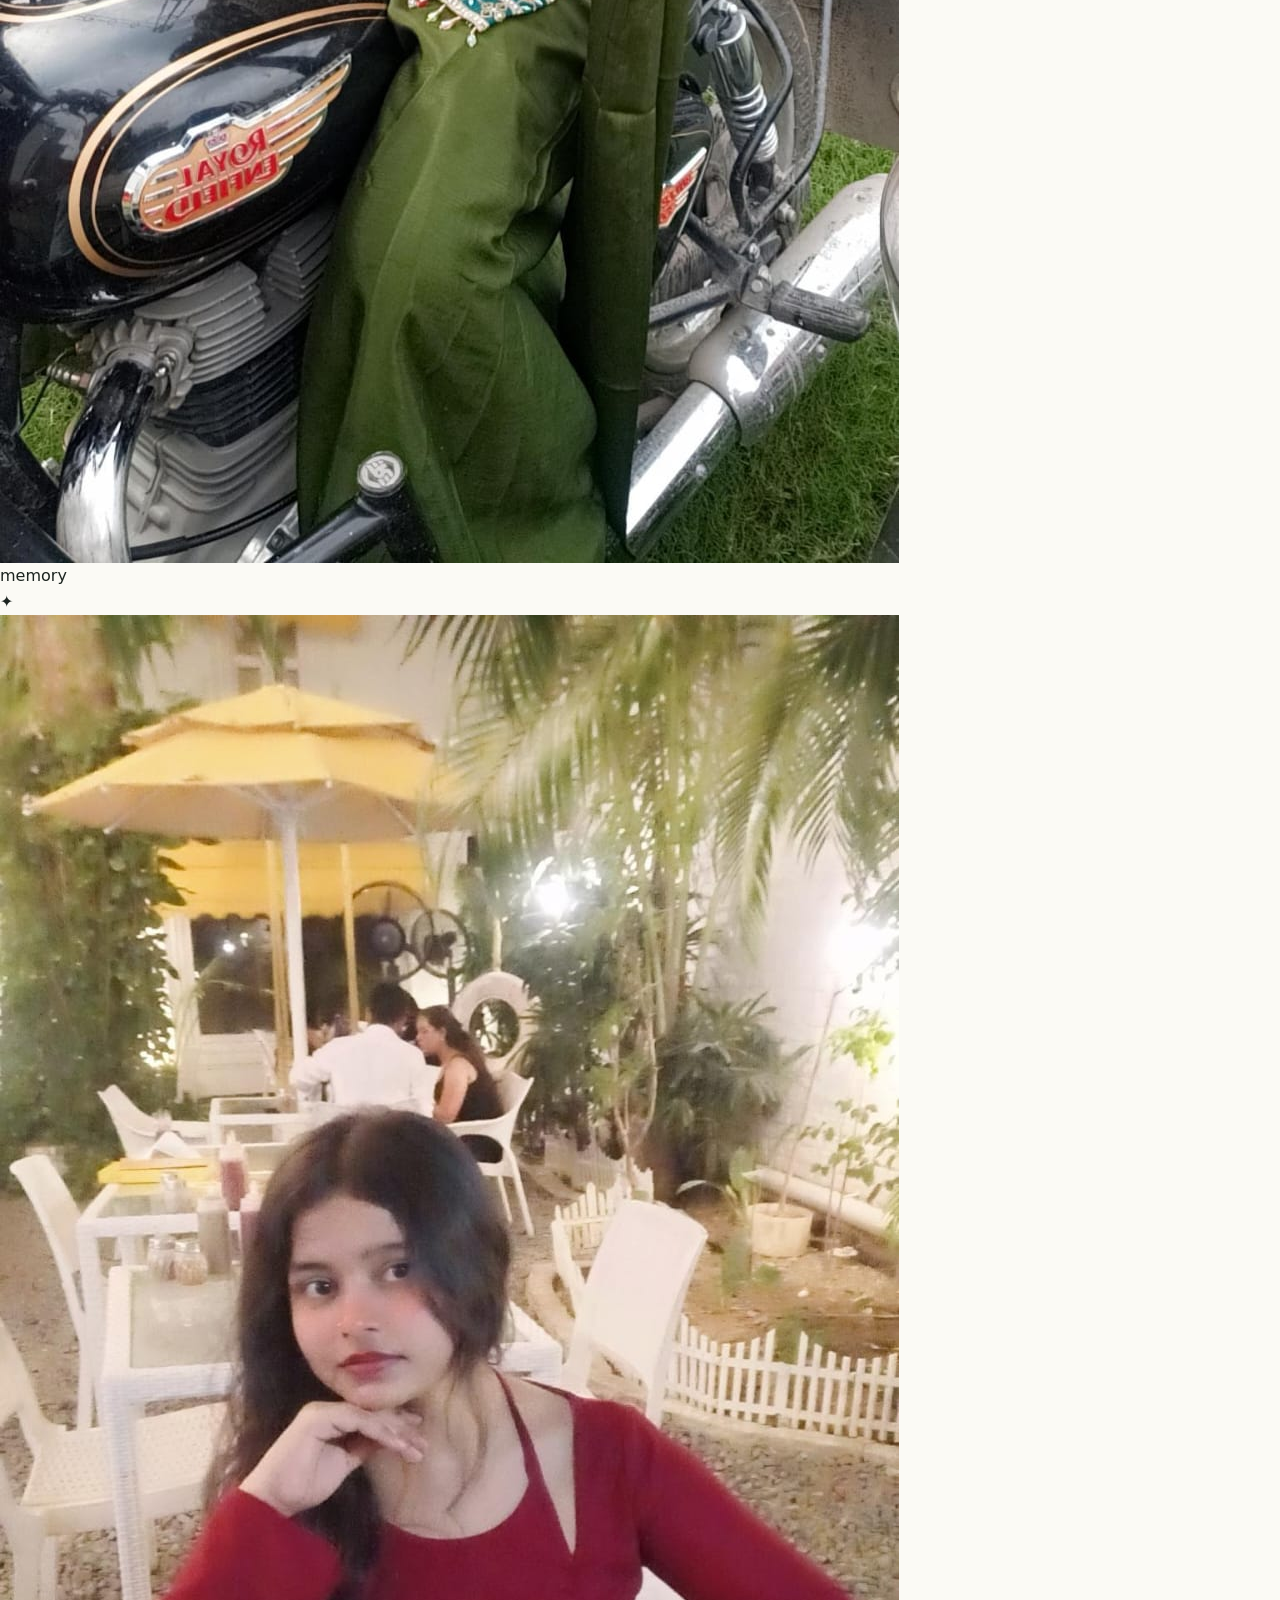
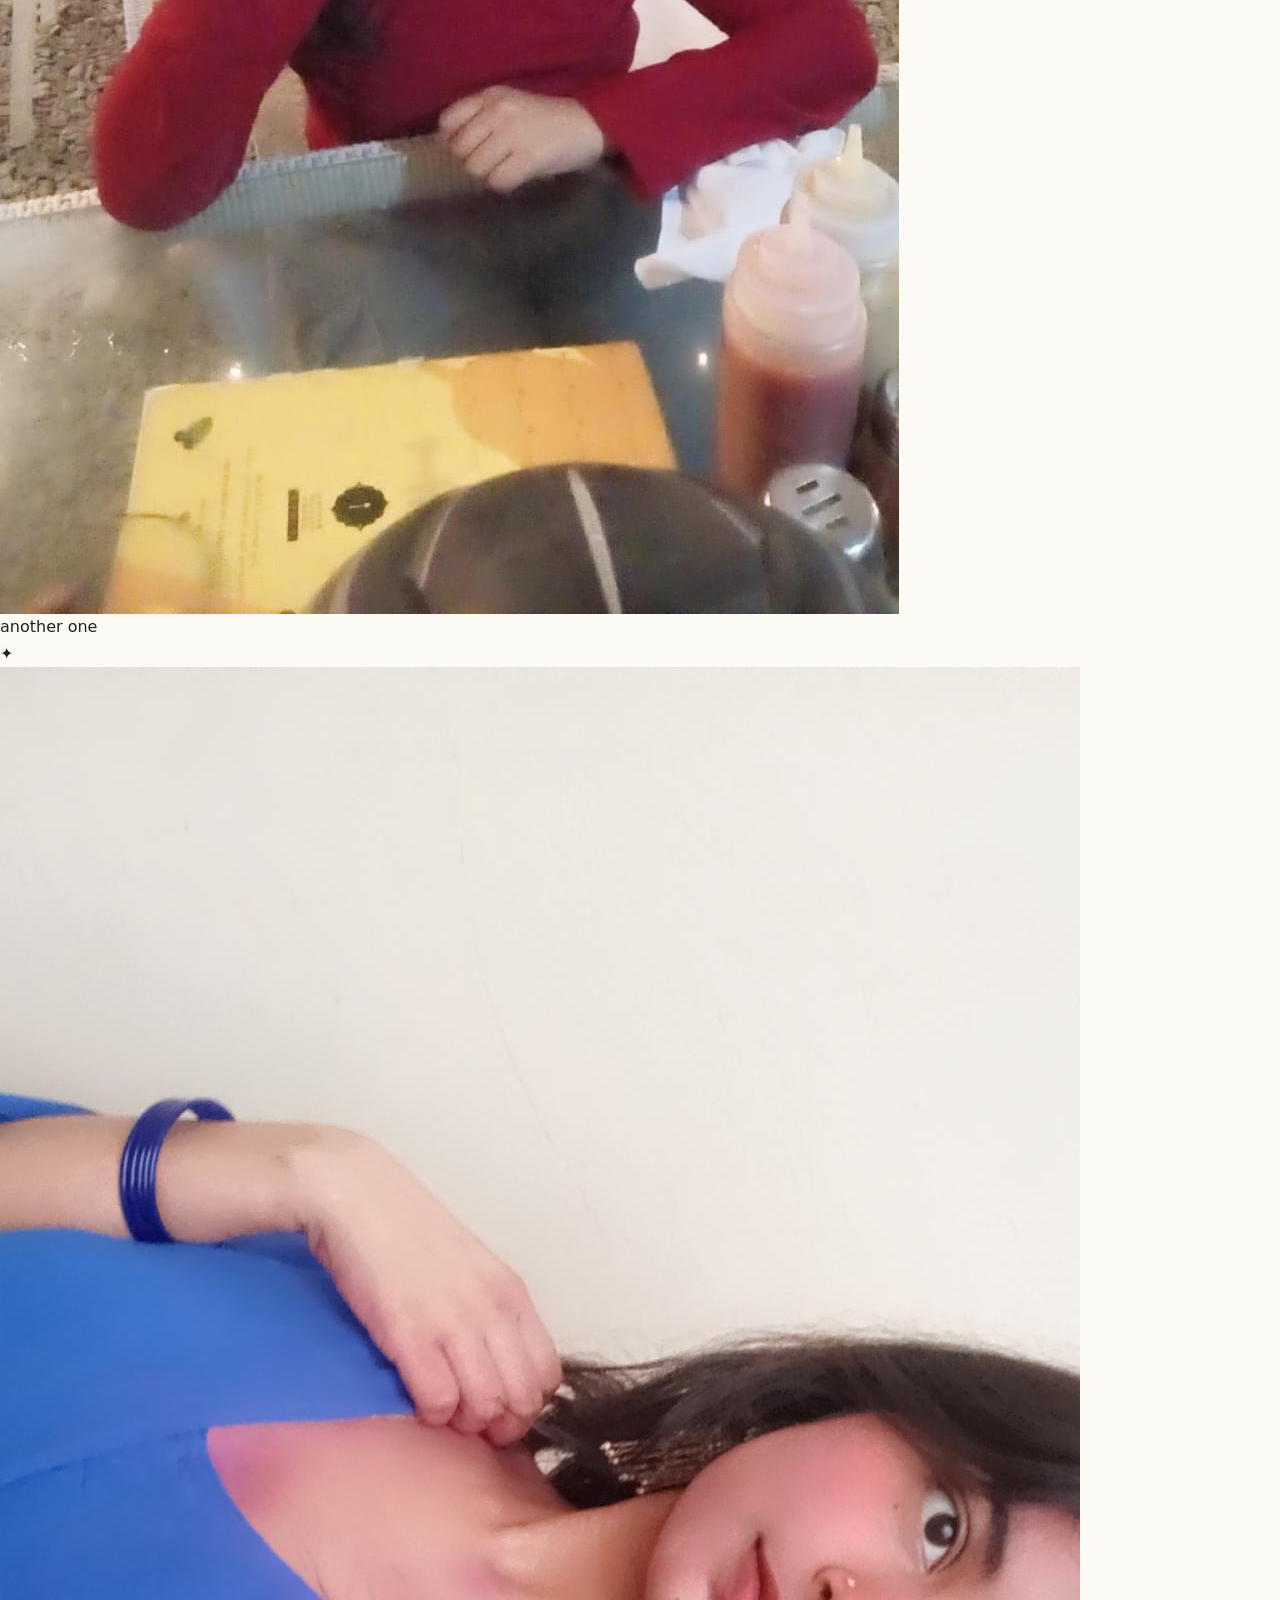
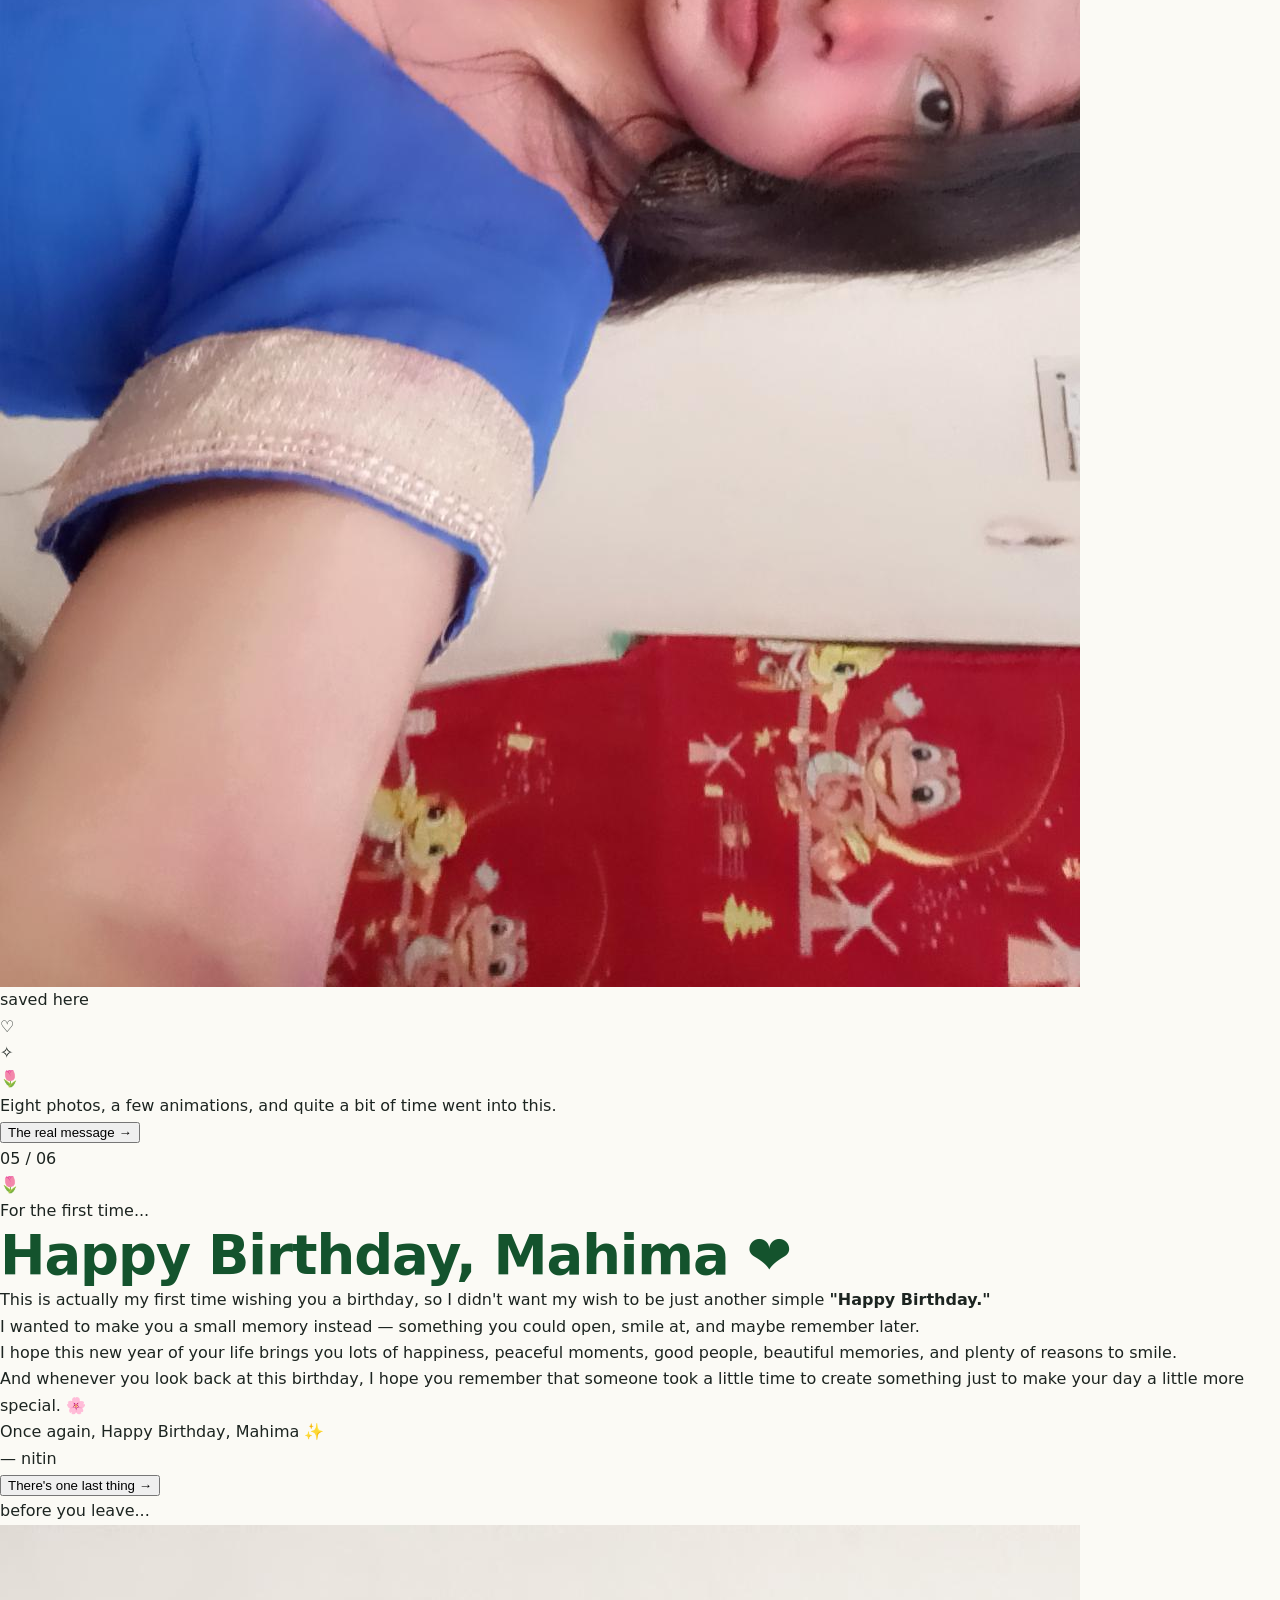
<file: birthday.html>
<!DOCTYPE html>
<html lang="en">
<head>
    <meta charset="UTF-8">
    <meta name="viewport" content="width=device-width, initial-scale=1.0, maximum-scale=1.0, user-scalable=no">

    <title>A Little Birthday Surprise 🌷</title>

    <link rel="stylesheet" href="style.css">
</head>

<body>

    <!-- Floating background -->
    <div class="background-glow"></div>
    <div class="stars"></div>
    <div class="petals" id="petals"></div>

    <main id="birthdayApp">

        <!-- ======================================
             SLIDE 1 — SURPRISE OPENING
        ======================================= -->

        <section class="slide slide-1 active">

            <div class="opening-decoration">
                <span>✦</span>
                <span>·</span>
                <span>✧</span>
            </div>

            <div class="opening-card">

                <div class="envelope-shadow"></div>

                <div class="envelope" id="envelope">

                    <div class="envelope-top"></div>

                    <div class="envelope-front">

                        <div class="seal">
                            🌷
                        </div>

                    </div>

                </div>

                <div class="opening-text">

                    <p class="tiny-label">
                        A little surprise
                    </p>

                    <h1>
                        Hey, Mahima
                    </h1>

                    <p>
                        I made something<br>
                        especially for your birthday.
                    </p>

                    <button
                        class="primary-btn"
                        onclick="openSurprise()"
                    >
                        Open your surprise ✨
                    </button>

                </div>

            </div>

            <div class="bottom-note">
                Tap the button to begin
            </div>

        </section>


        <!-- ======================================
             SLIDE 2 — FIRST PHOTO
        ======================================= -->

        <section class="slide slide-2">

            <div class="slide-number">
                01 / 06
            </div>

            <div class="memory-intro">

                <span class="eyebrow">
                    A small beginning
                </span>

                <h2>
                    Some people make
                    ordinary moments
                    feel a little nicer.
                </h2>

                <div class="line"></div>

            </div>

            <div class="portrait-stage">

                <div class="soft-circle"></div>

                <div class="portrait-frame">

                    <div class="frame-corner corner-tl"></div>
                    <div class="frame-corner corner-tr"></div>
                    <div class="frame-corner corner-bl"></div>
                    <div class="frame-corner corner-br"></div>

                    <img
                        src="photo1.jpg.jpeg"
                        alt="Mahima"
                    >

                </div>

                <div class="photo-caption">
                    <span>little moment</span>
                    <b>01</b>
                </div>

            </div>

            <p class="slide-message">
                And somehow, this photo felt like
                the right one to start with. 🌷
            </p>

            <button
                class="next-btn"
                onclick="nextSlide()"
            >
                Continue
                <span>→</span>
            </button>

        </section>


        <!-- ======================================
             SLIDE 3 — POLAROID MEMORIES
        ======================================= -->

        <section class="slide slide-3">

            <div class="slide-number">
                02 / 06
            </div>

            <div class="memory-heading">

                <span>
                    A few little memories
                </span>

                <h2>
                    Three frames,
                    three different moments.
                </h2>

            </div>

            <div class="polaroid-area">

                <!-- PHOTO 2 -->

                <div class="polaroid p-one">

                    <div class="tape"></div>

                    <img
                        src="photo2.jpg.jpeg"
                        alt="Mahima"
                    >

                    <p>
                        pretty little moment
                    </p>

                </div>


                <!-- PHOTO 3 -->

                <div class="polaroid p-two">

                    <div class="tape"></div>

                    <img
                        src="photo3.jpg.jpeg"
                        alt="Mahima"
                    >

                    <p>
                        one for the memory
                    </p>

                </div>


                <!-- PHOTO 4 -->

                <div class="polaroid p-three">

                    <div class="tape"></div>

                    <img
                        src="photo4.jpg.jpeg"
                        alt="Mahima"
                    >

                    <p>
                        just a little smile
                    </p>

                </div>

            </div>

            <p class="collage-note">
                Not every memory needs a long story.
                Sometimes a picture is enough. ✨
            </p>

            <button
                class="next-btn"
                onclick="nextSlide()"
            >
                Keep going
                <span>→</span>
            </button>

        </section>


        <!-- ======================================
             SLIDE 4 — CINEMATIC PHOTO
        ======================================= -->

        <section class="slide slide-4">

            <div class="cinematic-background">

                <img
                    src="photo5.jpg.jpeg"
                    alt=""
                >

            </div>

            <div class="cinematic-overlay"></div>

            <div class="slide-number light">
                03 / 06
            </div>

            <div class="cinematic-content">

                <span class="cinematic-small">
                    there are moments...
                </span>

                <h2>
                    that somehow
                    stay in your mind.
                </h2>

                <div class="cinematic-photo">

                    <div class="glass-border"></div>

                    <img
                        src="photo5.jpg.jpeg"
                        alt="Mahima"
                    >

                </div>

                <p>
                    This one deserved its own little frame.
                </p>

            </div>

            <button
                class="next-btn light-button"
                onclick="nextSlide()"
            >
                One more ✨
                <span>→</span>
            </button>

        </section>


        <!-- ======================================
             SLIDE 5 — SCRAPBOOK
        ======================================= -->

        <section class="slide slide-5">

            <div class="slide-number">
                04 / 06
            </div>

            <div class="scrapbook-title">

                <span>
                    little pieces
                </span>

                <h2>
                    A tiny collection
                    of moments 🌸
                </h2>

            </div>

            <div class="scrapbook">

                <!-- PHOTO 6 -->

                <div class="scrap-photo scrap-one">

                    <div class="pin">
                        ✦
                    </div>

                    <img
                        src="photo6.jpg.jpeg"
                        alt="Mahima"
                    >

                    <span>
                        memory
                    </span>

                </div>


                <!-- PHOTO 7 -->

                <div class="scrap-photo scrap-two">

                    <div class="pin">
                        ✦
                    </div>

                    <img
                        src="photo7.jpg.jpeg"
                        alt="Mahima"
                    >

                    <span>
                        another one
                    </span>

                </div>


                <!-- PHOTO 8 -->

                <div class="scrap-photo scrap-three">

                    <div class="pin">
                        ✦
                    </div>

                    <img
                        src="photo8.jpg.jpeg"
                        alt="Mahima"
                    >

                    <span>
                        saved here
                    </span>

                </div>

                <div class="scrap-doodle doodle-one">
                    ♡
                </div>

                <div class="scrap-doodle doodle-two">
                    ✧
                </div>

                <div class="scrap-doodle doodle-three">
                    🌷
                </div>

            </div>

            <p class="scrap-message">
                Eight photos, a few animations,
                and quite a bit of time went into this.
            </p>

            <button
                class="next-btn"
                onclick="nextSlide()"
            >
                The real message →
            </button>

        </section>


        <!-- ======================================
             SLIDE 6 — FINAL BIRTHDAY MESSAGE
        ======================================= -->

        <section class="slide slide-6">

            <div class="final-glow"></div>

            <div class="slide-number">
                05 / 06
            </div>

            <div class="final-content">

                <div class="final-flower">
                    🌷
                </div>

                <p class="final-eyebrow">
                    For the first time...
                </p>

                <h1>
                    Happy Birthday,
                    <span>Mahima</span> ❤️
                </h1>

                <div class="message-card">

                    <p>
                        This is actually my first time
                        wishing you a birthday,
                        so I didn't want my wish to be
                        just another simple
                        <b>"Happy Birthday."</b>
                    </p>

                    <p>
                        I wanted to make you a small
                        memory instead — something you
                        could open, smile at, and maybe
                        remember later.
                    </p>

                    <p>
                        I hope this new year of your life
                        brings you lots of happiness,
                        peaceful moments, good people,
                        beautiful memories,
                        and plenty of reasons to smile.
                    </p>

                    <p>
                        And whenever you look back at
                        this birthday, I hope you remember
                        that someone took a little time
                        to create something just to make
                        your day a little more special. 🌸
                    </p>

                    <div class="final-wish">
                        Once again, Happy Birthday, Mahima ✨
                    </div>

                    <div class="signature">
                        — nitin
                    </div>

                </div>

            </div>

            <button
                class="next-btn final-next"
                onclick="nextSlide()"
            >
                There's one last thing →
            </button>

        </section>


        <!-- ======================================
             SLIDE 7 — FINAL MEMORY
        ======================================= -->

        <section class="slide final-photo-slide">

            <div class="last-particles"></div>

            <div class="last-content">

                <span class="last-small">
                    before you leave...
                </span>

                <div class="last-photo">

                    <div class="last-photo-glow"></div>

                    <img
                        src="photo8.jpg.jpeg"
                        alt="Mahima"
                    >

                </div>

                <h2>
                    Keep this little
                    memory with you. 🌷
                </h2>

                <p>
                    Happy Birthday once again.
                    <br>
                    I hope you had a beautiful day.
                </p>

                <div class="last-signature">
                    — nitin
                </div>

                <button
                    class="replay-btn"
                    onclick="restartPage()"
                >
                    ↻ Replay the surprise
                </button>

            </div>

        </section>

    </main>


    <!-- ======================================
         PROGRESS DOTS
    ======================================= -->

    <div class="progress-dots" id="progressDots">

        <span class="dot active"></span>
        <span class="dot"></span>
        <span class="dot"></span>
        <span class="dot"></span>
        <span class="dot"></span>
        <span class="dot"></span>
        <span class="dot"></span>

    </div>


    <script src="script.js"></script>

</body>
</html>
</file>
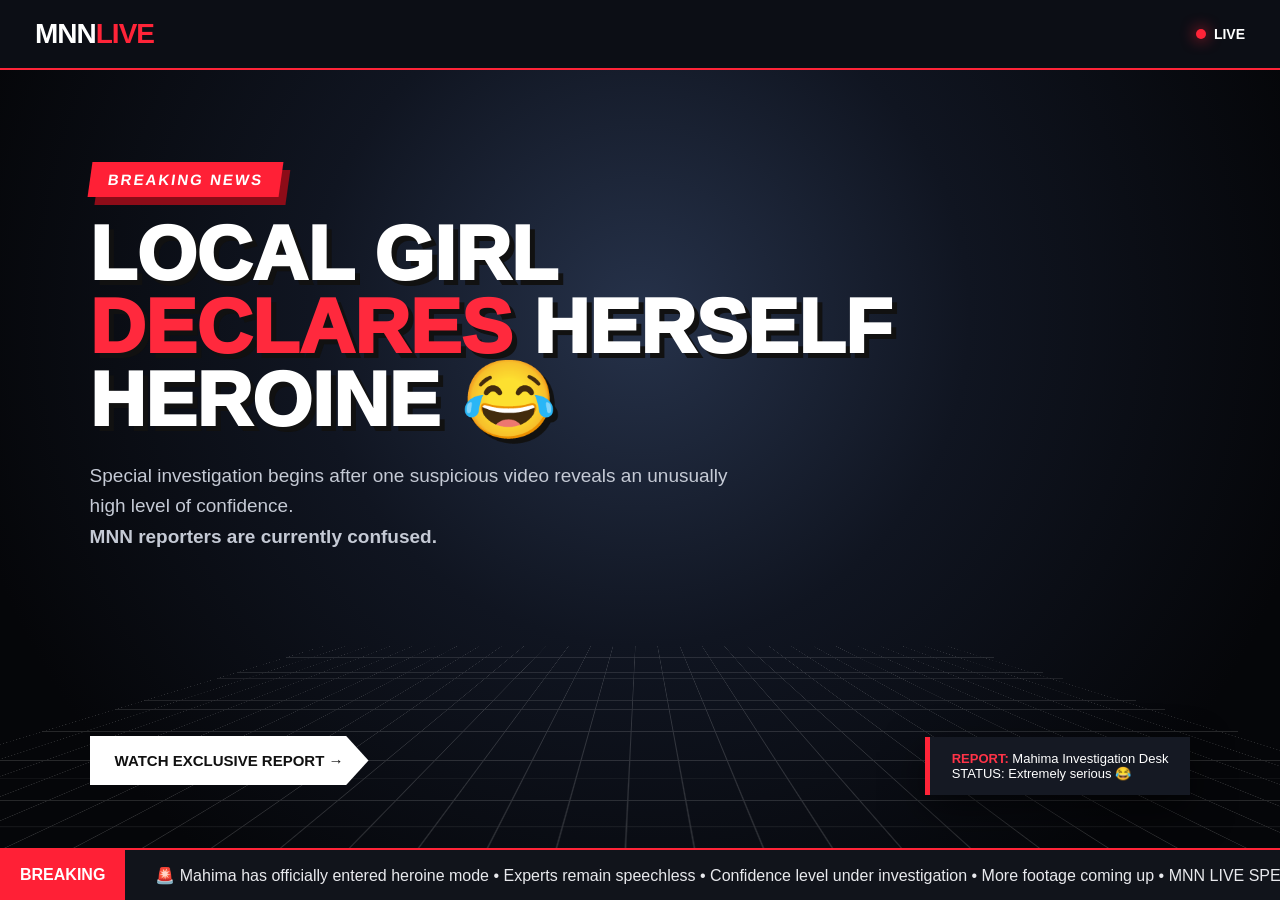
<file: index3.html>
<!DOCTYPE html>
<html lang="en">
<head>
<meta charset="UTF-8">
<meta name="viewport" content="width=device-width,initial-scale=1.0">
<title>MNN LIVE — Mahima News Network</title>

<style>
*{
    margin:0;
    padding:0;
    box-sizing:border-box;
}

body{
    font-family:Arial,Helvetica,sans-serif;
    background:#08090d;
    color:#fff;
    overflow:hidden;
}

/* =========================
   MAIN SLIDES
========================= */

.slide{
    position:absolute;
    inset:0;
    width:100vw;
    height:100vh;
    display:none;
}

.slide.active{
    display:block;
}

/* =========================
   NEWS BACKGROUND
========================= */

.news-bg{
    position:absolute;
    inset:0;
    background:
        radial-gradient(circle at 50% 35%,#26324a 0%,#101521 38%,#050609 80%);
}

.grid{
    position:absolute;
    inset:0;
    opacity:.15;

    background-image:
        linear-gradient(#fff 1px,transparent 1px),
        linear-gradient(90deg,#fff 1px,transparent 1px);

    background-size:45px 45px;

    transform:perspective(500px)
    rotateX(55deg)
    scale(1.8);

    transform-origin:center bottom;
}

/* =========================
   TOP NEWS BAR
========================= */

.topbar{
    position:absolute;
    top:0;
    left:0;
    width:100%;
    height:70px;

    background:#0c0e15;

    border-bottom:2px solid #ff2438;

    display:flex;
    align-items:center;
    padding:0 35px;

    z-index:5;
}

.logo{
    font-size:28px;
    font-weight:900;
    letter-spacing:-1px;
}

.logo span{
    color:#ff2438;
}

.live{
    margin-left:auto;

    display:flex;
    align-items:center;
    gap:8px;

    font-weight:bold;
    font-size:14px;
}

.live-dot{
    width:10px;
    height:10px;
    background:#ff2438;
    border-radius:50%;

    box-shadow:0 0 15px #ff2438;

    animation:pulse 1s infinite;
}

@keyframes pulse{
    50%{
        opacity:.3;
        transform:scale(.7);
    }
}

/* =========================
   SLIDE 1
========================= */

#slide1{
    overflow:hidden;
}

.headline-box{
    position:absolute;

    left:7%;
    top:18%;

    width:86%;
}

.breaking{
    display:inline-block;

    background:#ff2036;
    padding:9px 18px;

    font-size:15px;
    font-weight:900;

    letter-spacing:2px;

    transform:skew(-8deg);

    box-shadow:8px 8px 0 #8d0c18;
}

.headline{
    margin-top:20px;

    font-size:
    clamp(38px,6vw,82px);

    line-height:.95;

    max-width:900px;

    font-weight:1000;

    text-transform:uppercase;

    text-shadow:
    5px 5px 0 #111;
}

.headline .red{
    color:#ff293d;
}

.subheadline{
    margin-top:25px;

    font-size:19px;
    color:#c5cad5;

    max-width:650px;
    line-height:1.6;
}

.reporter{
    position:absolute;

    right:7%;
    bottom:105px;

    background:#151923;

    border-left:5px solid #ff2438;

    padding:14px 22px;

    font-size:13px;

    box-shadow:0 15px 40px #0008;
}

.reporter b{
    color:#ff3347;
}

/* =========================
   TICKER
========================= */

.ticker{
    position:absolute;
    bottom:0;
    left:0;

    width:100%;
    height:52px;

    background:#11141b;

    border-top:2px solid #ff2438;

    display:flex;
    align-items:center;

    overflow:hidden;

    z-index:10;
}

.ticker-title{
    height:100%;

    display:flex;
    align-items:center;

    padding:0 20px;

    background:#ff2036;

    font-weight:900;

    white-space:nowrap;
}

.ticker-track{
    white-space:nowrap;

    animation:scroll 18s linear infinite;

    padding-left:30px;

    color:#e8e9ed;
}

@keyframes scroll{
    from{
        transform:translateX(100%);
    }

    to{
        transform:translateX(-100%);
    }
}

/* =========================
   BUTTON
========================= */

.watch-btn{
    position:absolute;

    left:7%;
    bottom:115px;

    padding:16px 25px;

    background:#fff;
    color:#111;

    border:none;

    font-weight:900;
    font-size:15px;

    cursor:pointer;

    clip-path:
    polygon(
        0 0,
        92% 0,
        100% 50%,
        92% 100%,
        0 100%
    );

    transition:.25s;
}

.watch-btn:hover{
    background:#ff263b;
    color:white;
    transform:translateX(8px);
}

/* =========================
   SLIDE 2
========================= */

#slide2{
    background:#090b10;
}

.studio{
    position:absolute;
    inset:0;

    background:
    radial-gradient(
        ellipse at center,
        #263044 0%,
        #111621 40%,
        #050609 80%
    );
}

.exclusive{
    position:absolute;

    top:90px;
    left:6%;

    background:#ff2036;

    padding:8px 16px;

    font-size:13px;
    font-weight:900;

    letter-spacing:2px;

    transform:rotate(-2deg);
}

.video-frame{
    position:absolute;

    left:6%;
    top:150px;

    width:min(58vw,700px);
    height:min(60vh,520px);

    background:#020203;

    border:8px solid #181b23;

    box-shadow:
    0 0 0 2px #515765,
    0 25px 70px #000c;

    display:flex;
    align-items:center;
    justify-content:center;
}

.video-frame video{
    width:100%;
    height:100%;
    object-fit:contain;
    background:#000;
}

.cam{
    position:absolute;

    top:12px;
    left:15px;

    background:#000b;

    padding:6px 10px;

    font-size:11px;

    letter-spacing:1px;
}

.side-panel{
    position:absolute;

    right:6%;
    top:150px;

    width:27%;

    background:#11151e;

    border-top:4px solid #ff2438;

    padding:25px;

    box-shadow:0 20px 60px #0008;
}

.side-panel h2{
    font-size:22px;
    margin-bottom:22px;
}

.note{
    padding:13px 0;

    border-bottom:1px solid #303541;

    color:#cdd1da;

    line-height:1.5;
}

.note strong{
    color:#ff4557;
}

.reveal{
    margin-top:25px;

    width:100%;

    padding:15px;

    background:#ff2036;
    color:#fff;

    border:none;

    font-weight:900;

    cursor:pointer;

    transition:.25s;
}

.reveal:hover{
    background:#fff;
    color:#111;
}

/* =========================
   SLIDE 3
========================= */

#slide3{
    background:
    radial-gradient(circle at center,#242936,#080a0f 70%);
}

.verdict-wrap{
    position:absolute;

    inset:0;

    display:flex;

    align-items:center;
    justify-content:center;

    flex-direction:column;

    text-align:center;
}

.case{
    color:#ff293d;

    font-weight:900;
    letter-spacing:5px;

    font-size:14px;

    margin-bottom:15px;
}

.verdict{
    font-size:
    clamp(55px,10vw,130px);

    line-height:.85;

    font-weight:1000;

    color:white;

    text-shadow:
    8px 8px 0 #ff1e34;

    transform:rotate(-3deg);

    animation:stamp .8s ease;
}

@keyframes stamp{
    0%{
        opacity:0;
        transform:scale(2) rotate(-10deg);
    }

    70%{
        transform:scale(.9) rotate(-3deg);
    }

    100%{
        opacity:1;
        transform:scale(1) rotate(-3deg);
    }
}

.result{
    margin-top:40px;

    width:min(700px,88%);

    display:grid;

    grid-template-columns:1fr 1fr 1fr;

    gap:12px;
}

.stat{
    background:#11151d;

    border:1px solid #303540;

    padding:18px 10px;
}

.stat small{
    display:block;

    color:#8e95a3;

    margin-bottom:8px;
}

.stat b{
    color:#ff394d;

    font-size:22px;
}

.final-text{
    margin-top:30px;

    color:#d4d7de;

    line-height:1.7;

    font-size:17px;
}

.signature{
    margin-top:18px;

    color:#ff5363;

    font-weight:bold;
}

.restart{
    margin-top:28px;

    padding:12px 22px;

    background:transparent;

    border:1px solid #555b68;

    color:white;

    cursor:pointer;
}

/* =========================
   MOBILE
========================= */

@media(max-width:700px){

    .topbar{
        padding:0 18px;
    }

    .headline-box{
        top:16%;
        left:6%;
        width:88%;
    }

    .headline{
        font-size:45px;
    }

    .subheadline{
        font-size:15px;
    }

    .reporter{
        display:none;
    }

    .watch-btn{
        left:6%;
        bottom:90px;
    }

    .video-frame{
        left:5%;
        top:135px;

        width:90%;
        height:42vh;
    }

    .side-panel{
        left:5%;
        right:auto;
        top:auto;
        bottom:85px;

        width:90%;

        padding:10px 15px;
    }

    .side-panel h2{
        font-size:16px;
        margin-bottom:5px;
    }

    .note{
        display:none;
    }

    .reveal{
        margin-top:5px;
        padding:10px;
    }

    .result{
        grid-template-columns:1fr;
        width:85%;
    }

    .stat{
        padding:10px;
    }

    .stat b{
        font-size:18px;
    }

    .final-text{
        width:85%;
        font-size:14px;
    }
}

</style>
</head>


<body>

<!-- =================================================
     SLIDE 1
================================================= -->

<section class="slide active" id="slide1">

    <div class="news-bg"></div>
    <div class="grid"></div>

    <div class="topbar">

        <div class="logo">
            MNN<span>LIVE</span>
        </div>

        <div class="live">
            <div class="live-dot"></div>
            LIVE
        </div>

    </div>


    <div class="headline-box">

        <div class="breaking">
            BREAKING NEWS
        </div>

        <div class="headline">

            LOCAL GIRL
            <span class="red">
                DECLARES
            </span>

            HERSELF
            HEROINE 😂

        </div>

        <div class="subheadline">

            Special investigation begins after one
            suspicious video reveals an unusually high
            level of confidence.

            <br>

            <b>
                MNN reporters are currently confused.
            </b>

        </div>

    </div>


    <div class="reporter">

        <b>REPORT:</b>
        Mahima Investigation Desk

        <br>

        STATUS:
        Extremely serious 😂

    </div>


    <button
        class="watch-btn"
        onclick="showSlide('slide2')"
    >
        WATCH EXCLUSIVE REPORT →
    </button>


    <div class="ticker">

        <div class="ticker-title">
            BREAKING
        </div>

        <div class="ticker-track">

            🚨 Mahima has officially entered heroine mode
            • Experts remain speechless
            • Confidence level under investigation
            • More footage coming up
            • MNN LIVE SPECIAL REPORT 😂

        </div>

    </div>

</section>



<!-- =================================================
     SLIDE 2
================================================= -->

<section class="slide" id="slide2">

    <div class="studio"></div>

    <div class="topbar">

        <div class="logo">
            MNN<span>LIVE</span>
        </div>

        <div class="live">
            <div class="live-dot"></div>
            EXCLUSIVE
        </div>

    </div>


    <div class="exclusive">
        EXCLUSIVE FOOTAGE
    </div>


    <div class="video-frame">

        <div class="cam">
            ● REC &nbsp; MNN-07
        </div>

        <video
            id="mahimaVideo"
            controls
            playsinline
        >

            <source
                src="mahima.mp4.mp4"
                type="video/mp4"
            >

            Your browser does not support video.

        </video>

    </div>


    <div class="side-panel">

        <h2>
            📝 REPORTER NOTES
        </h2>

        <div class="note">
            <strong>01</strong>
            Subject appears extremely confident.
        </div>

        <div class="note">
            <strong>02</strong>
            Heroine-level dialogue delivery detected.
        </div>

        <div class="note">
            <strong>03</strong>
            Situation becoming increasingly funny.
        </div>

        <button
            class="reveal"
            onclick="goFinal()"
        >
            REVEAL FINAL VERDICT →
        </button>

    </div>


    <div class="ticker">

        <div class="ticker-title">
            EXCLUSIVE
        </div>

        <div class="ticker-track">

            🎥 VIEWERS ARE CURRENTLY TRYING TO UNDERSTAND
            THE CONFIDENCE LEVEL 😂
            • MNN SPECIAL REPORT
            • DO NOT TRY THIS LEVEL OF HEROINE ENERGY AT HOME

        </div>

    </div>

</section>



<!-- =================================================
     SLIDE 3
================================================= -->

<section class="slide" id="slide3">

    <div class="topbar">

        <div class="logo">
            MNN<span>LIVE</span>
        </div>

        <div class="live">
            SPECIAL REPORT
        </div>

    </div>


    <div class="verdict-wrap">

        <div class="case">
            MNN SPECIAL INVESTIGATION • CASE #0002
        </div>

        <div class="verdict">
            CASE<br>
            CLOSED
        </div>


        <div class="result">

            <div class="stat">

                <small>
                    HEROINE CONFIDENCE
                </small>

                <b>
                    100%
                </b>

            </div>


            <div class="stat">

                <small>
                    ATTITUDE LEVEL
                </small>

                <b>
                    99%
                </b>

            </div>


            <div class="stat">

                <small>
                    GOP? 😭
                </small>

                <b>
                    HIGH
                </b>

            </div>

        </div>


        <div class="final-text">

            After reviewing the exclusive footage,
            the MNN investigation team has reached
            one very important conclusion:

            <br><br>

            <b>
                Mahima is officially Mahima. 😂
            </b>

            <div class="signature">
                — MNN Special Investigation Team
            </div>

        </div>


        <button
            class="restart"
            onclick="restart()"
        >
            WATCH REPORT AGAIN
        </button>

    </div>


    <div class="ticker">

        <div class="ticker-title">
            FINAL
        </div>

        <div class="ticker-track">

            🔴 CASE CLOSED • Mahima remains under observation
            for excessive heroine confidence 😂
            • MNN LIVE • END OF SPECIAL REPORT

        </div>

    </div>

</section>



<script>

/* =========================
   SLIDE SWITCH
========================= */

function showSlide(id){

    document
        .querySelectorAll(".slide")
        .forEach(function(slide){

            slide.classList.remove("active");

        });

    document
        .getElementById(id)
        .classList.add("active");

}


/* =========================
   VIDEO → FINAL
========================= */

function goFinal(){

    const video =
        document.getElementById("mahimaVideo");

    video.pause();

    showSlide("slide3");

}


/* =========================
   RESTART
========================= */

function restart(){

    const video =
        document.getElementById("mahimaVideo");

    video.pause();

    video.currentTime = 0;

    showSlide("slide1");

}

</script>

</body>
</html>
</file>
<file: style.css>
/* FormSathi – edit colours here */
:root{
  --forest:#14532d; --emerald:#10b981; --emerald-dark:#0b7a57;
  --ivory:#fbfaf5; --mint:#eef6f0; --ink:#1c2420; --muted:#52605a;
  --line:#dbe6de; --radius:14px;
  --font:"Manrope",system-ui,-apple-system,"Segoe UI",Roboto,"Noto Sans Devanagari",sans-serif;
}
*{box-sizing:border-box;margin:0}
html{scroll-behavior:smooth;scroll-padding-top:76px}
body{font-family:var(--font);color:var(--ink);background:var(--ivory);line-height:1.65;font-size:16px;overflow-x:hidden}
img{max-width:100%;display:block}
a{color:inherit}
:focus-visible{outline:3px solid var(--emerald);outline-offset:3px;border-radius:6px}
.skip{position:absolute;left:-999px;top:8px;background:var(--forest);color:#fff;padding:8px 14px;border-radius:8px;z-index:100}
.skip:focus{left:8px}
.wrap{width:min(1120px,100% - 40px);margin-inline:auto}
.narrow{width:min(760px,100% - 40px)}
.center{text-align:center}

/* Header */
.site-header{position:sticky;top:0;z-index:50;background:rgba(251,250,245,.82);backdrop-filter:blur(10px);-webkit-backdrop-filter:blur(10px);border-bottom:1px solid var(--line)}
.nav{display:flex;align-items:center;justify-content:space-between;height:64px;gap:12px}
.brand{display:flex;align-items:center;gap:10px;text-decoration:none;font-weight:800;font-size:1.15rem;color:var(--forest)}
.brand img{border-radius:8px;object-fit:contain}
.menu{display:none;position:absolute;top:64px;left:0;right:0;background:var(--ivory);border-bottom:1px solid var(--line);padding:8px 20px 16px;flex-direction:column}
.menu.open{display:flex}
.menu a{padding:12px 4px;text-decoration:none;font-weight:600;color:var(--muted);border-bottom:1px solid var(--line)}
.menu a:hover{color:var(--forest)}
.nav-actions{display:flex;align-items:center;gap:8px}
.lang{min-height:40px;padding:0 14px;border:1px solid var(--forest);background:transparent;color:var(--forest);border-radius:999px;font:700 .9rem var(--font);cursor:pointer}
.lang:hover{background:var(--forest);color:#fff}
.burger{width:44px;height:44px;border:0;background:transparent;display:grid;place-content:center;gap:5px;cursor:pointer}
.burger span{display:block;width:22px;height:2px;background:var(--forest);border-radius:2px}

/* Buttons */
.btn{display:inline-flex;align-items:center;justify-content:center;min-height:48px;padding:0 24px;border-radius:999px;font:700 1rem var(--font);text-decoration:none;cursor:pointer;border:1px solid transparent;transition:background .2s,transform .2s,box-shadow .2s}
.btn.primary{background:var(--forest);color:#fff}
.btn.primary:hover{background:var(--emerald-dark);box-shadow:0 8px 20px rgba(20,83,45,.22)}
.btn.ghost{border-color:var(--forest);color:var(--forest);background:transparent}
.btn.ghost:hover{background:var(--mint)}
.btn.small{min-height:44px;padding:0 18px;font-size:.92rem;background:var(--mint);color:var(--forest);border-color:var(--line)}
.btn.small:hover{background:var(--forest);color:#fff}
.btn-row{display:flex;flex-wrap:wrap;gap:12px;margin:28px 0 16px}

/* Hero */
.hero{padding:48px 0 56px;background:linear-gradient(180deg,var(--mint),var(--ivory))}
.hero-grid{display:grid;gap:36px}
h1{font-size:clamp(2rem,7vw,3.4rem);line-height:1.15;font-weight:800;color:var(--forest);letter-spacing:-.02em}
.lead{margin-top:16px;color:var(--muted);font-size:1.08rem;max-width:52ch}
.fine{font-size:.88rem;color:var(--muted)}
.hero-visual{position:relative;display:grid;gap:12px}
.glass-card{background:rgba(255,255,255,.72);backdrop-filter:blur(8px);-webkit-backdrop-filter:blur(8px);border:1px solid rgba(20,83,45,.14);border-radius:18px;padding:22px;box-shadow:0 12px 32px rgba(20,83,45,.09)}
.vt{font-weight:700;margin-bottom:12px}
.steps{list-style:none;padding:0;display:grid;gap:12px}
.steps li{display:flex;align-items:center;gap:12px;color:var(--muted);font-weight:500}
.steps li.done{color:var(--ink)}
.steps .ic{width:22px;height:22px;padding:3px;border-radius:50%;background:var(--emerald);stroke:#fff}
.dot{width:22px;height:22px;border-radius:50%;border:2px dashed var(--line);flex:none}
.glass-card.mini{display:flex;align-items:center;gap:14px;font-size:.92rem;color:var(--muted)}
.price{font-size:1.9rem;font-weight:800;color:var(--forest);line-height:1}

/* Sections */
.section{padding:64px 0}
.tint{background:var(--mint)}
h2{font-size:clamp(1.6rem,4.5vw,2.2rem);line-height:1.2;font-weight:800;color:var(--forest);letter-spacing:-.01em}
h3{font-size:1.08rem;font-weight:700;line-height:1.35}
.sub{margin:8px 0 32px;color:var(--muted)}
.grid3,.grid2{display:grid;gap:16px}
.card{background:#fff;border:1px solid var(--line);border-radius:var(--radius);padding:24px;display:flex;flex-direction:column;gap:10px;transition:transform .2s,box-shadow .2s}
.card:hover{transform:translateY(-3px);box-shadow:0 14px 30px rgba(20,83,45,.1)}
.card p{color:var(--muted);font-size:.96rem}
.card .btn{margin-top:auto;align-self:flex-start}
.price-line{color:var(--forest)!important;font-weight:700}
.ic{width:22px;height:22px;fill:none;stroke:var(--forest);stroke-width:1.8;stroke-linecap:round;stroke-linejoin:round;flex:none}
.ic.lg{width:34px;height:34px}
.plain>div{padding-top:14px;border-top:2px solid var(--emerald)}
.plain p{color:var(--muted);margin-top:4px}

/* Jobs */
.job h3{font-size:1.15rem}
.job .org{color:var(--emerald-dark);font-weight:700}
.job dl{display:grid;grid-template-columns:auto 1fr;gap:6px 14px;font-size:.92rem;margin:6px 0}
.job dt{color:var(--muted)}
.job dd{margin:0;font-weight:600}
.job .links{display:flex;flex-wrap:wrap;gap:10px;margin-top:8px}
.job .upd{font-size:.8rem;color:var(--muted)}
.empty{grid-column:1/-1;background:#fff;border:1px dashed var(--emerald);border-radius:var(--radius);padding:28px;color:var(--muted);text-align:center}

/* How, pricing, about */
.how{list-style:none;padding:0;display:grid;gap:20px;margin-top:28px}
.how li{padding-left:56px;position:relative}
.how p{color:var(--muted)}
.num{position:absolute;left:0;top:0;width:40px;height:40px;border-radius:50%;background:var(--forest);color:#fff;display:grid;place-items:center;font-weight:800}
.ticks{list-style:none;padding:0;display:grid;gap:14px;margin-top:24px}
.ticks li{display:flex;gap:12px;align-items:flex-start;font-weight:600}
.quote{font-size:clamp(1.2rem,3.5vw,1.6rem);font-weight:600;line-height:1.45;margin:18px 0 12px}
.founder{font-weight:800;color:var(--forest)}

/* FAQ + legal */
details{background:#fff;border:1px solid var(--line);border-radius:12px;margin-top:12px;padding:0 20px}
summary{cursor:pointer;font-weight:700;padding:16px 0;list-style:none;display:flex;justify-content:space-between;gap:12px}
summary::-webkit-details-marker{display:none}
summary::after{content:"+";color:var(--emerald-dark);font-size:1.4rem;line-height:1}
details[open] summary::after{content:"–"}
details p{padding:0 0 18px;color:var(--muted)}
#faq h2{margin-bottom:12px}

/* Contact + footer */
.contact{background:var(--forest);color:#fff}
.contact h2,.contact .sub,.contact .fine{color:#fff}
.contact .sub{margin-bottom:24px;opacity:.9}
.contact .btn.primary{background:#fff;color:var(--forest)}
.contact .btn.primary:hover{background:var(--mint)}
.contact .fine{margin-top:16px;opacity:.85}
.footer{padding:40px 0 24px;border-top:1px solid var(--line)}
.foot-grid{display:grid;gap:24px}
.foot-links{display:flex;flex-wrap:wrap;gap:8px 20px}
.foot-links a{color:var(--muted);text-decoration:none;font-weight:600;padding:6px 0}
.foot-links a:hover{color:var(--forest)}
.copy{margin-top:28px;font-size:.85rem;color:var(--muted)}

/* Desktop */
@media(min-width:760px){
  .grid3{grid-template-columns:repeat(2,1fr)}
  .grid2{grid-template-columns:repeat(2,1fr)}
  .how{grid-template-columns:repeat(3,1fr);gap:28px}
  .foot-grid{grid-template-columns:1fr 1fr;align-items:start}
  .foot-links{justify-content:flex-end}
}
@media(min-width:980px){
  .burger{display:none}
  .menu{display:flex;position:static;flex-direction:row;gap:22px;padding:0;border:0;background:transparent}
  .menu a{border:0;padding:8px 0;font-size:.95rem}
  .grid3{grid-template-columns:repeat(3,1fr)}
  .hero{padding:84px 0}
  .hero-grid{grid-template-columns:1.15fr .85fr;align-items:center}
}
@media(prefers-reduced-motion:reduce){
  html{scroll-behavior:auto}
  *{transition:none!important;animation:none!important}
}
</file>
